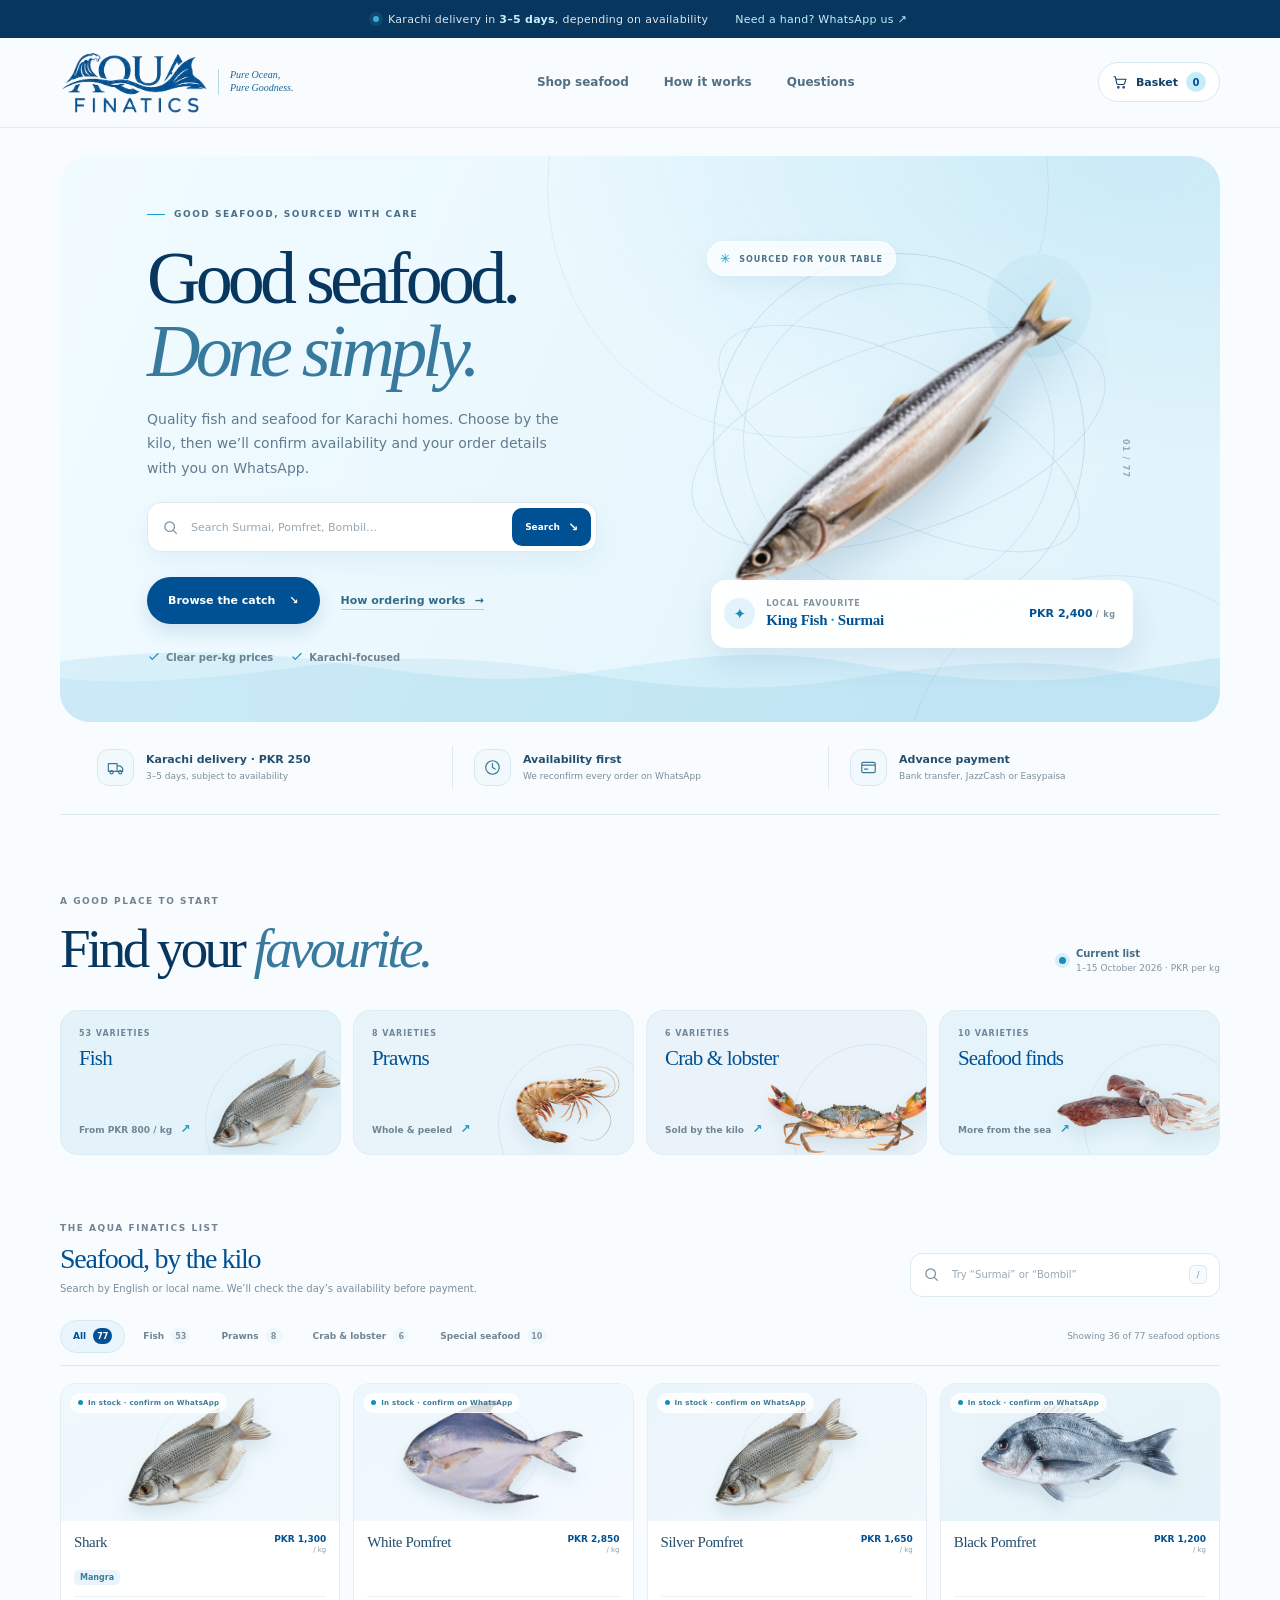
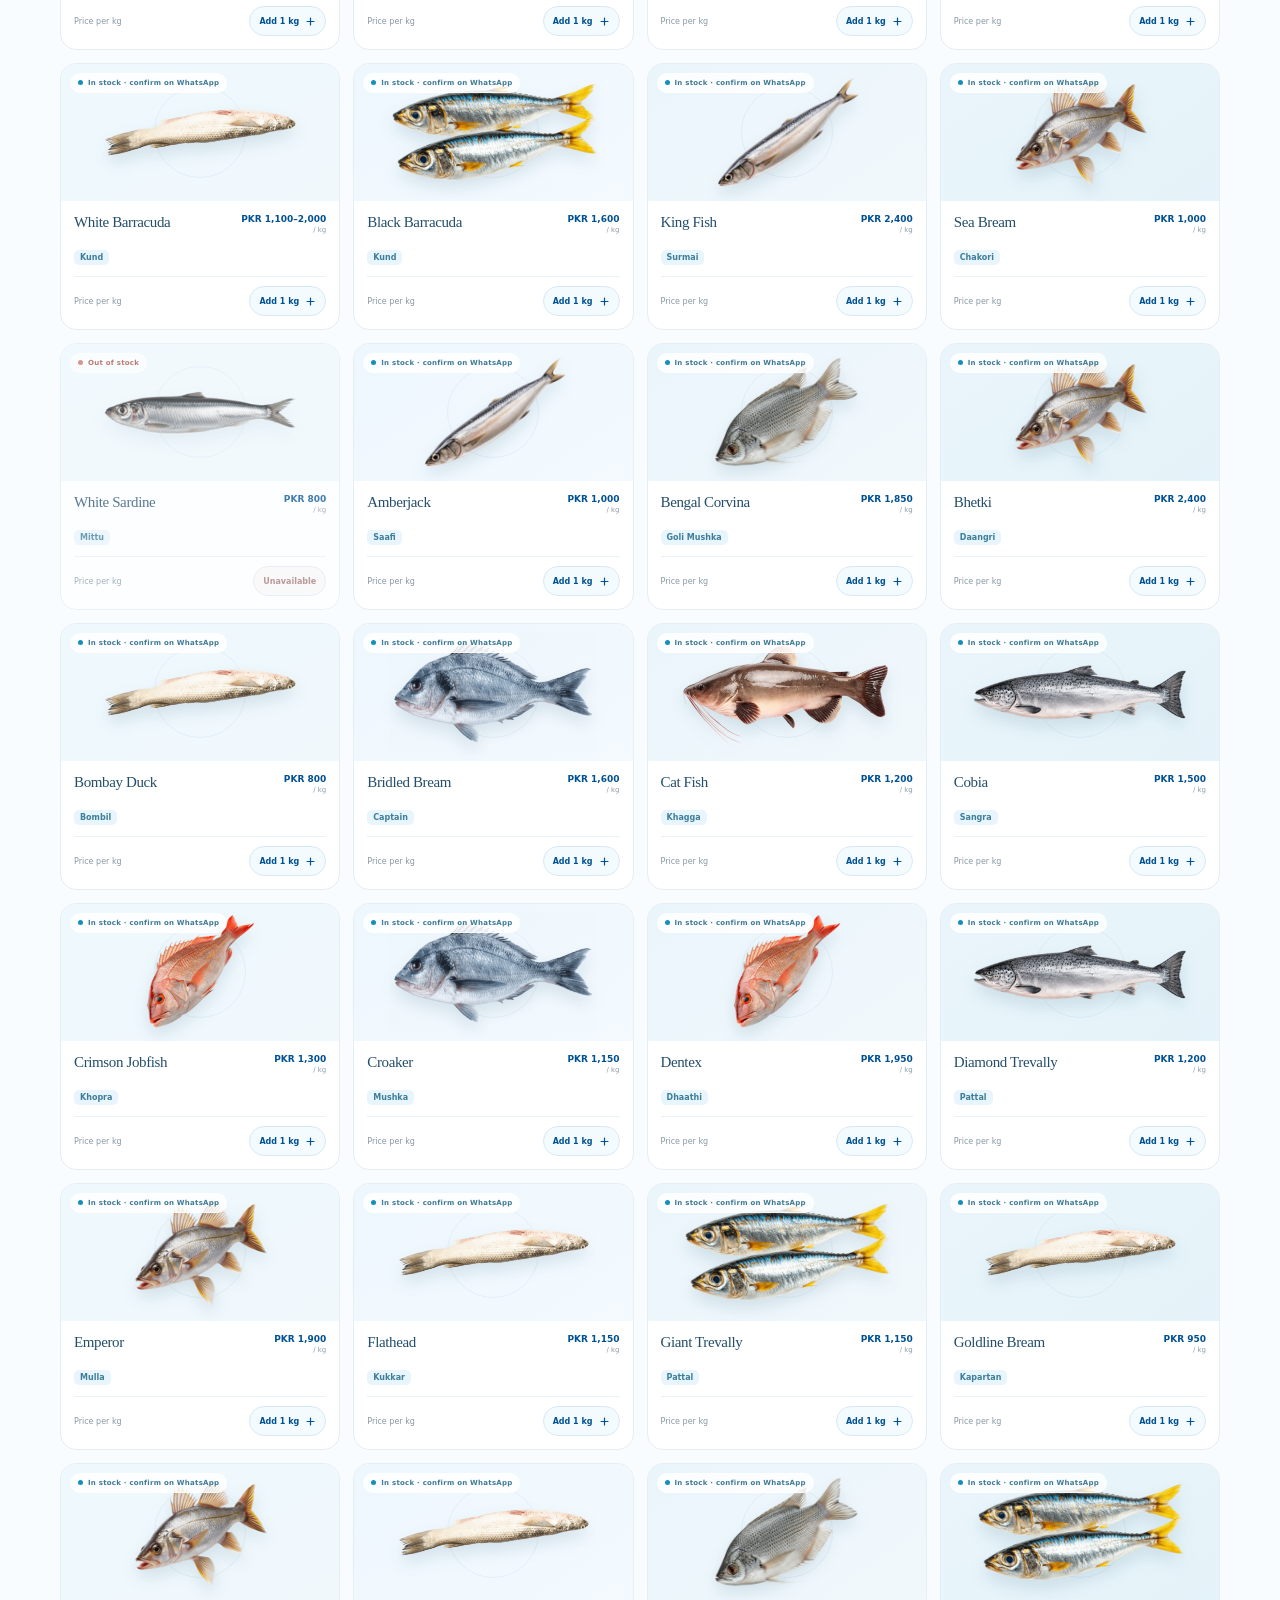
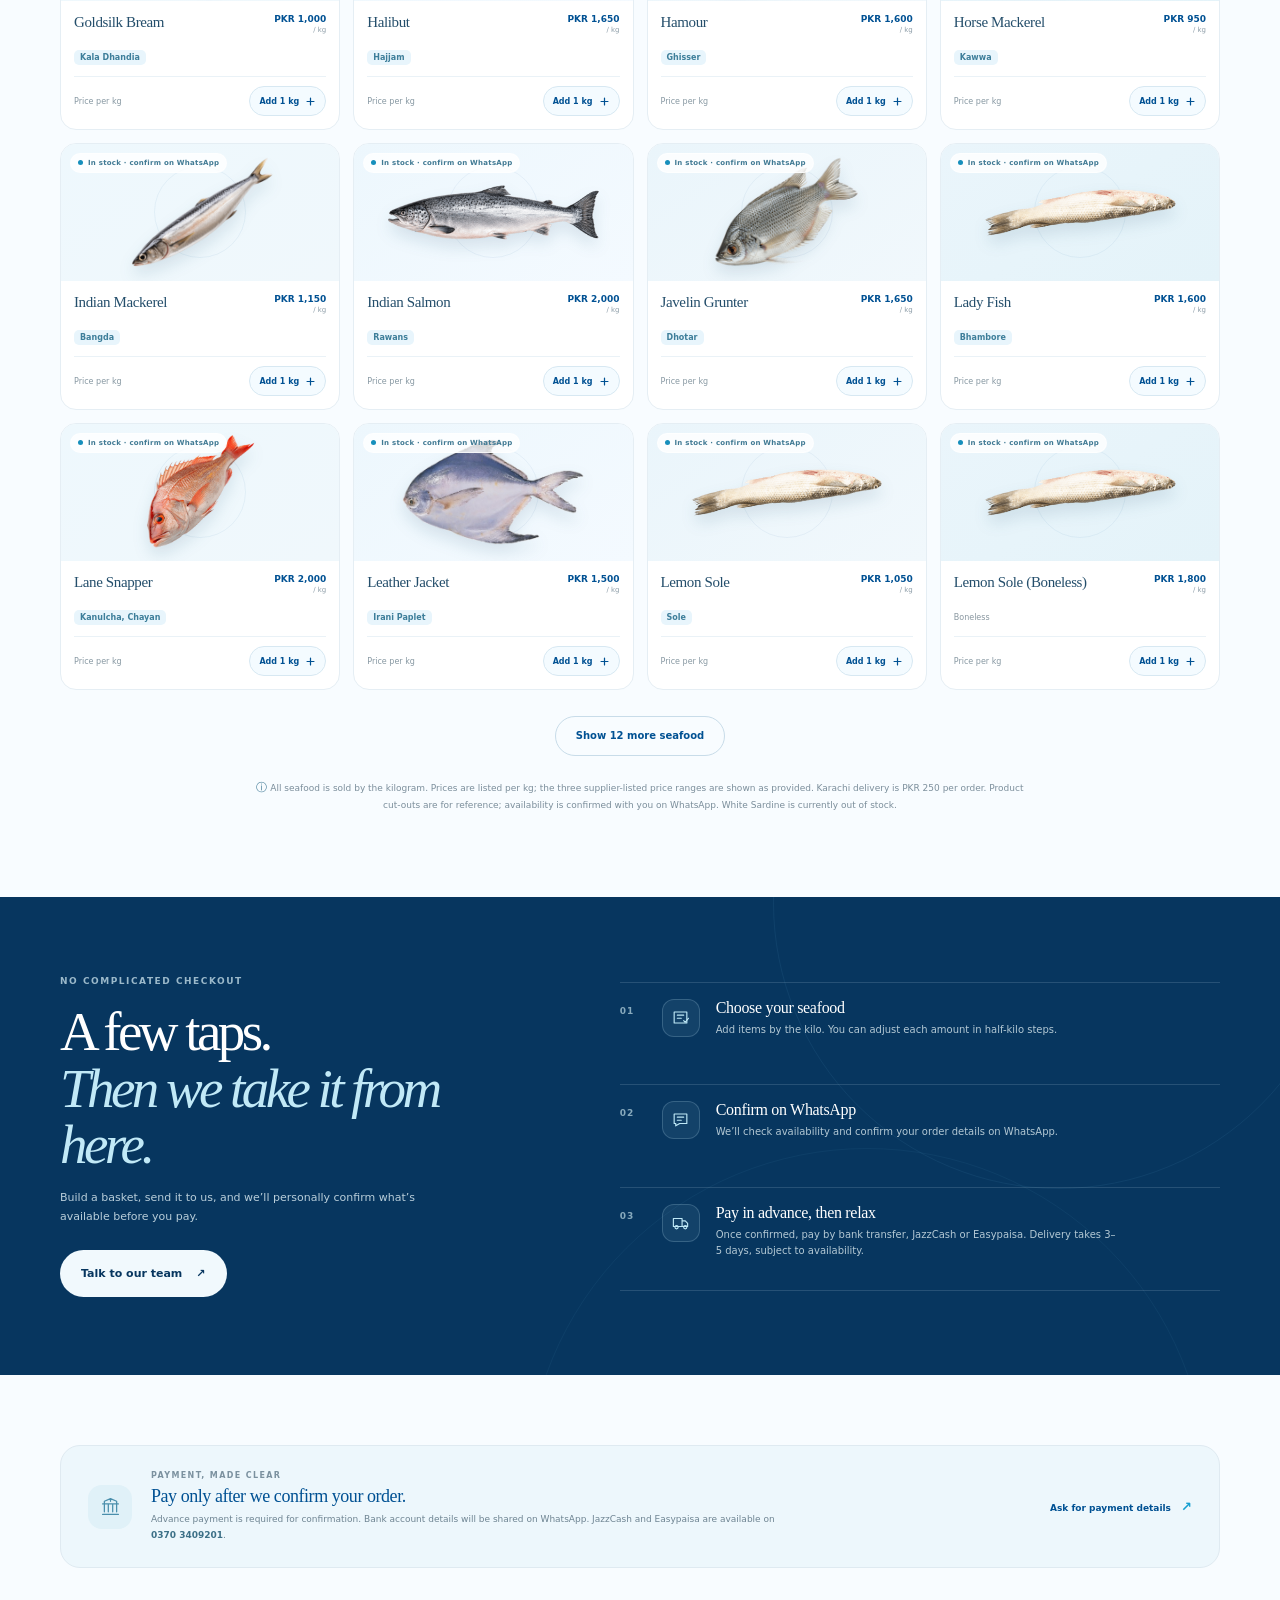
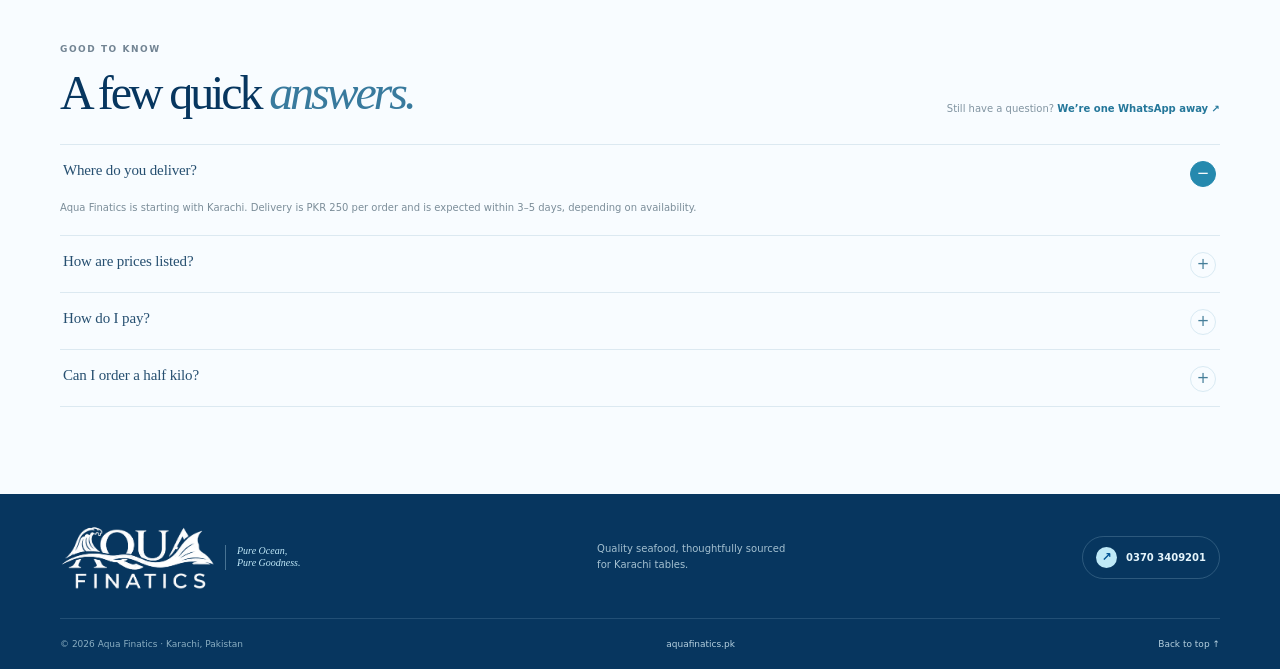
<file: index.html>
<!doctype html>
<html lang="en">
<head>
  <meta charset="utf-8">
  <meta name="viewport" content="width=device-width, initial-scale=1">
  <meta name="theme-color" content="#005193">
  <meta name="description" content="Quality fish and seafood, sourced for Karachi homes. Browse per-kilo prices, build a simple order, and confirm availability on WhatsApp with Aqua Finatics.">
  <link rel="canonical" href="https://aquafinatics.pk/">
  <title>Aqua Finatics — Quality seafood for Karachi</title>
  <link rel="icon" href="data:image/svg+xml,%3Csvg xmlns='http://www.w3.org/2000/svg' viewBox='0 0 64 64'%3E%3Crect width='64' height='64' rx='18' fill='%23005193'/%3E%3Cpath d='M13 34c8-12 26-15 36-2-10 13-28 11-36 2Zm36-2 7-7v18l-7-8M25 31h.1' fill='none' stroke='%23c5ecfb' stroke-width='3' stroke-linecap='round' stroke-linejoin='round'/%3E%3C/svg%3E">
  <link rel="stylesheet" href="styles.css">
  <script defer src="products.js"></script>
  <script defer src="supabase-config.js"></script>
  <script defer src="app.js"></script>
</head>
<body>
  <div class="announcement">
    <span class="announcement-dot" aria-hidden="true"></span>
    <span>Karachi delivery in <strong>3–5 days</strong>, depending on availability</span>
    <a href="https://wa.me/923703409201?text=Hello%20Aqua%20Finatics%2C%20I%20have%20a%20question." target="_blank" rel="noopener noreferrer">Need a hand? WhatsApp us <span aria-hidden="true">↗</span></a>
  </div>

  <header class="site-header">
    <a class="brand" href="#home" aria-label="Aqua Finatics home">
      <img class="brand-logo" src="assets/images/brand-logo.png" alt="Aqua Finatics">
      <span class="brand-tagline">Pure Ocean,<br>Pure Goodness.</span>
    </a>

    <nav class="main-nav" aria-label="Main navigation">
      <a href="#shop">Shop seafood</a>
      <a href="#how-it-works">How it works</a>
      <a href="#faq">Questions</a>
    </nav>

    <button class="header-cart" id="open-cart" type="button" aria-label="Open your basket">
      <svg viewBox="0 0 24 24" aria-hidden="true"><path d="M3 4h2l2.1 10.1a2 2 0 0 0 2 1.6h7.8a2 2 0 0 0 1.9-1.4L21 8H6"/><circle cx="9.5" cy="20" r="1.2"/><circle cx="17.5" cy="20" r="1.2"/></svg>
      <span>Basket</span><span class="basket-count" id="basket-count">0</span>
    </button>
  </header>

  <main id="home">
    <section class="hero shell" aria-labelledby="hero-title">
      <div class="hero-wave-bg" aria-hidden="true">
        <svg class="hero-wave hero-wave-back" viewBox="0 0 1440 120" preserveAspectRatio="none"><path d="M0 54C120 38 230 38 340 51s205 30 319 13 203-29 315-11 215 28 330 11 130-20 136-18v74H0Z"/></svg>
        <svg class="hero-wave hero-wave-front" viewBox="0 0 1440 120" preserveAspectRatio="none"><path d="M0 69c112 11 205 1 315-12s206-12 323 6 211 25 326 9 212-27 327-10 138 21 149 20v38H0Z"/></svg>
      </div>
      <div class="hero-copy">
        <p class="eyebrow"><span class="eyebrow-mark" aria-hidden="true"></span> GOOD SEAFOOD, SOURCED WITH CARE</p>
        <h1 id="hero-title">Good seafood.<br><em>Done simply.</em></h1>
        <p class="hero-intro">Quality fish and seafood for Karachi homes. Choose by the kilo, then we’ll confirm availability and your order details with you on WhatsApp.</p>
        <form class="search-box hero-search-box" id="hero-search-form" role="search">
          <svg viewBox="0 0 24 24" aria-hidden="true"><circle cx="10.8" cy="10.8" r="6.8"/><path d="m16 16 4.3 4.3"/></svg>
          <input id="hero-search" type="search" autocomplete="off" placeholder="Search Surmai, Pomfret, Bombil…" aria-label="Search seafood by name">
          <button class="hero-search-submit" type="submit">Search <span aria-hidden="true">↘</span></button>
        </form>
        <div class="hero-actions">
          <a class="button button-dark" href="#shop">Browse the catch <span aria-hidden="true">↘</span></a>
          <a class="text-link" href="#how-it-works">How ordering works <span aria-hidden="true">→</span></a>
        </div>
        <div class="hero-proof" aria-label="Order highlights">
          <span><svg viewBox="0 0 24 24" aria-hidden="true"><path d="m5 12 4 4L19 6"/></svg> Clear per-kg prices</span>
          <span><svg viewBox="0 0 24 24" aria-hidden="true"><path d="m5 12 4 4L19 6"/></svg> Karachi-focused</span>
        </div>
      </div>

      <div class="hero-visual" aria-label="Fresh whole king fish illustration">
        <div class="hero-orbit orbit-one" aria-hidden="true"></div>
        <div class="hero-orbit orbit-two" aria-hidden="true"></div>
        <div class="hero-sun" aria-hidden="true"></div>
        <div class="hero-kicker"><span class="tiny-spark" aria-hidden="true">✳</span> SOURCED FOR YOUR TABLE</div>
        <img class="hero-fish" src="assets/images/surmai.png" alt="" fetchpriority="high">
        <div class="hero-caption">
          <span class="caption-icon" aria-hidden="true">✦</span>
          <span><small>LOCAL FAVOURITE</small><strong>King Fish <i>·</i> Surmai</strong></span>
          <span class="caption-price">PKR 2,400<small>/ kg</small></span>
        </div>
        <span class="hero-number" aria-hidden="true">01 / 77</span>
      </div>
    </section>

    <section class="service-strip shell" aria-label="Aqua Finatics service details">
      <div class="service-item">
        <span class="service-icon"><svg viewBox="0 0 24 24" aria-hidden="true"><path d="M3 7h11v10H3zM14 10h4l3 3v4h-7z"/><circle cx="7" cy="18" r="2"/><circle cx="18" cy="18" r="2"/></svg></span>
        <span><strong>Karachi delivery · PKR 250</strong><small>3–5 days, subject to availability</small></span>
      </div>
      <div class="service-item">
        <span class="service-icon"><svg viewBox="0 0 24 24" aria-hidden="true"><circle cx="12" cy="12" r="8.5"/><path d="M12 7v5l3.2 2"/></svg></span>
        <span><strong>Availability first</strong><small>We reconfirm every order on WhatsApp</small></span>
      </div>
      <div class="service-item">
        <span class="service-icon"><svg viewBox="0 0 24 24" aria-hidden="true"><rect x="3.5" y="5.5" width="17" height="13" rx="2"/><path d="M4 9h16M7 14h4"/></svg></span>
        <span><strong>Advance payment</strong><small>Bank transfer, JazzCash or Easypaisa</small></span>
      </div>
    </section>

    <section class="shop-section shell" id="shop" aria-labelledby="shop-title">
      <div class="section-heading shop-heading">
        <div>
          <p class="eyebrow">A GOOD PLACE TO START</p>
          <h2 id="shop-title">Find your <em>favourite.</em></h2>
        </div>
        <div class="price-validity"><span class="live-dot" aria-hidden="true"></span><span><strong>Current list</strong><small>1–15 October 2026 · PKR per kg</small></span></div>
      </div>

      <div class="category-cards" aria-label="Browse seafood categories">
        <button class="category-card category-fish" type="button" data-category-link="fish">
          <span class="category-card-copy"><small>53 VARIETIES</small><strong>Fish</strong><span>From PKR 800 / kg <b aria-hidden="true">↗</b></span></span>
          <img src="assets/images/silver-fish.png" alt="" loading="lazy">
        </button>
        <button class="category-card category-prawns" type="button" data-category-link="prawns">
          <span class="category-card-copy"><small>8 VARIETIES</small><strong>Prawns</strong><span>Whole & peeled <b aria-hidden="true">↗</b></span></span>
          <img src="assets/images/prawn.webp" alt="" loading="lazy">
        </button>
        <button class="category-card category-crustaceans" type="button" data-category-link="crustaceans">
          <span class="category-card-copy"><small>6 VARIETIES</small><strong>Crab & lobster</strong><span>Sold by the kilo <b aria-hidden="true">↗</b></span></span>
          <img src="assets/images/crab.png" alt="" loading="lazy">
        </button>
        <button class="category-card category-special" type="button" data-category-link="special">
          <span class="category-card-copy"><small>10 VARIETIES</small><strong>Seafood finds</strong><span>More from the sea <b aria-hidden="true">↗</b></span></span>
          <img src="assets/images/squid.png" alt="" loading="lazy">
        </button>
      </div>

      <div class="catalog-head">
        <div>
          <p class="eyebrow">THE AQUA FINATICS LIST</p>
          <h3>Seafood, by the kilo</h3>
          <p class="catalog-subcopy">Search by English or local name. We’ll check the day’s availability before payment.</p>
        </div>
        <label class="search-box">
          <svg viewBox="0 0 24 24" aria-hidden="true"><circle cx="10.8" cy="10.8" r="6.8"/><path d="m16 16 4.3 4.3"/></svg>
          <input id="product-search" type="search" autocomplete="off" placeholder="Try “Surmai” or “Bombil”" aria-label="Search seafood by name">
          <kbd>/</kbd>
        </label>
      </div>

      <div class="catalog-controls">
        <div class="filter-tabs" role="group" aria-label="Filter seafood by category">
          <button class="filter-tab is-active" type="button" data-filter="all">All <span>77</span></button>
          <button class="filter-tab" type="button" data-filter="fish">Fish <span>53</span></button>
          <button class="filter-tab" type="button" data-filter="prawns">Prawns <span>8</span></button>
          <button class="filter-tab" type="button" data-filter="crustaceans">Crab & lobster <span>6</span></button>
          <button class="filter-tab" type="button" data-filter="special">Special seafood <span>10</span></button>
        </div>
        <p class="results-count" id="results-count" aria-live="polite">Showing the list</p>
      </div>

      <div id="product-grid" class="product-grid" aria-live="polite"></div>
      <div id="empty-state" class="empty-state" hidden>
        <span class="empty-icon" aria-hidden="true">⌕</span>
        <h3>No seafood found</h3>
        <p>Try another name, or clear your search to see the full list.</p>
        <button class="text-link" id="clear-search" type="button">Clear search <span aria-hidden="true">→</span></button>
      </div>
      <div class="load-more-wrap">
        <button id="load-more" class="button button-outline" type="button" hidden>Show more seafood</button>
        <div id="load-sentinel" class="load-sentinel" aria-hidden="true"></div>
      </div>
      <p class="catalog-note"><span aria-hidden="true">ⓘ</span> All seafood is sold by the kilogram. Prices are listed per kg; the three supplier-listed price ranges are shown as provided. Karachi delivery is PKR 250 per order. Product cut-outs are for reference; availability is confirmed with you on WhatsApp. White Sardine is currently out of stock.</p>
    </section>

    <section class="order-section" id="how-it-works" aria-labelledby="order-title">
      <div class="shell order-inner">
        <div class="order-intro">
          <p class="eyebrow">NO COMPLICATED CHECKOUT</p>
          <h2 id="order-title">A few taps.<br><em>Then we take it from here.</em></h2>
          <p>Build a basket, send it to us, and we’ll personally confirm what’s available before you pay.</p>
          <a class="button button-light" href="https://wa.me/923703409201?text=Hello%20Aqua%20Finatics%2C%20I%20need%20help%20with%20an%20order." target="_blank" rel="noopener noreferrer">Talk to our team <span aria-hidden="true">↗</span></a>
        </div>
        <div class="order-steps">
          <article class="order-step">
            <span class="step-number">01</span>
            <span class="step-icon" aria-hidden="true"><svg viewBox="0 0 24 24"><path d="M4 5h16v14H4zM8 9h8M8 13h5"/><path d="m16 16 2 2 4-5"/></svg></span>
            <div><h3>Choose your seafood</h3><p>Add items by the kilo. You can adjust each amount in half-kilo steps.</p></div>
          </article>
          <article class="order-step">
            <span class="step-number">02</span>
            <span class="step-icon" aria-hidden="true"><svg viewBox="0 0 24 24"><path d="M4 5h16v12h-9l-5 3v-3H4z"/><path d="M8 9h8M8 13h5"/></svg></span>
            <div><h3>Confirm on WhatsApp</h3><p>We’ll check availability and confirm your order details on WhatsApp.</p></div>
          </article>
          <article class="order-step">
            <span class="step-number">03</span>
            <span class="step-icon" aria-hidden="true"><svg viewBox="0 0 24 24"><path d="M3 7h11v10H3zM14 10h4l3 3v4h-7z"/><circle cx="7" cy="18" r="2"/><circle cx="18" cy="18" r="2"/></svg></span>
            <div><h3>Pay in advance, then relax</h3><p>Once confirmed, pay by bank transfer, JazzCash or Easypaisa. Delivery takes 3–5 days, subject to availability.</p></div>
          </article>
        </div>
      </div>
    </section>

    <section class="payment-note shell" aria-label="Payment information">
      <div class="payment-symbol" aria-hidden="true"><svg viewBox="0 0 24 24"><path d="M3 9h18M5 9V6l7-3 7 3v3M5 10v8M9.5 10v8M14.5 10v8M19 10v8M3 21h18M12 3v3"/></svg></div>
      <div class="payment-copy"><p class="eyebrow">PAYMENT, MADE CLEAR</p><h3>Pay only after we confirm your order.</h3><p>Advance payment is required for confirmation. Bank account details will be shared on WhatsApp. JazzCash and Easypaisa are available on <strong>0370 3409201</strong>.</p></div>
      <a class="payment-link" href="https://wa.me/923703409201?text=Hello%20Aqua%20Finatics%2C%20please%20share%20payment%20details." target="_blank" rel="noopener noreferrer">Ask for payment details <span aria-hidden="true">↗</span></a>
    </section>

    <section class="faq-section shell" id="faq" aria-labelledby="faq-title">
      <div class="section-heading faq-heading">
        <div><p class="eyebrow">GOOD TO KNOW</p><h2 id="faq-title">A few quick <em>answers.</em></h2></div>
        <p class="faq-side-note">Still have a question? <a href="https://wa.me/923703409201?text=Hello%20Aqua%20Finatics%2C%20I%20have%20a%20question." target="_blank" rel="noopener noreferrer">We’re one WhatsApp away ↗</a></p>
      </div>
      <div class="faq-list">
        <details class="faq-item" open>
          <summary>Where do you deliver?</summary>
          <p>Aqua Finatics is starting with Karachi. Delivery is PKR 250 per order and is expected within 3–5 days, depending on availability.</p>
        </details>
        <details class="faq-item">
          <summary>How are prices listed?</summary>
          <p>All seafood is sold by the kilogram, with the listed rate per kg. Three products currently show the supplier-listed price range; those ranges are displayed as provided. Other items have one listed price per kg.</p>
        </details>
        <details class="faq-item">
          <summary>How do I pay?</summary>
          <p>Advance payment is required after we confirm availability and order details. Bank transfer details are shared on WhatsApp; JazzCash and Easypaisa are available on 0370 3409201.</p>
        </details>
        <details class="faq-item">
          <summary>Can I order a half kilo?</summary>
          <p>Yes. The basket lets you adjust quantities in 0.5 kg steps, calculated at the listed per-kilogram price.</p>
        </details>
      </div>
    </section>
  </main>

  <footer class="site-footer">
    <div class="shell footer-top">
      <a class="brand brand-footer" href="#home" aria-label="Aqua Finatics home">
        <img class="brand-logo" src="assets/images/brand-logo-white.png" alt="Aqua Finatics">
        <span class="brand-tagline">Pure Ocean,<br>Pure Goodness.</span>
      </a>
      <p>Quality seafood, thoughtfully sourced<br>for Karachi tables.</p>
      <a class="footer-whatsapp" href="https://wa.me/923703409201?text=Hello%20Aqua%20Finatics%21" target="_blank" rel="noopener noreferrer"><span class="whatsapp-dot" aria-hidden="true">↗</span> 0370 3409201</a>
    </div>
    <div class="shell footer-bottom"><span>© <span id="current-year">2026</span> Aqua Finatics · Karachi, Pakistan</span><a href="https://aquafinatics.pk/">aquafinatics.pk</a><a href="#home">Back to top ↑</a></div>
  </footer>

  <div class="drawer-backdrop" id="drawer-backdrop" hidden></div>
  <aside class="cart-drawer" id="cart-drawer" aria-labelledby="cart-title" aria-hidden="true" role="dialog" aria-modal="true">
    <div class="drawer-heading">
      <div><p class="eyebrow">YOUR SELECTION</p><h2 id="cart-title">Your basket<span class="drawer-count" id="drawer-count">0</span></h2></div>
      <button class="drawer-close" id="close-cart" type="button" aria-label="Close basket">×</button>
    </div>
    <div class="drawer-body">
      <div id="cart-empty" class="cart-empty"><span class="empty-basket-icon" aria-hidden="true">＋</span><h3>Your basket is waiting</h3><p>Add some seafood from the list and we’ll help you take it from there.</p><button class="text-link" id="continue-shopping" type="button">Keep browsing <span aria-hidden="true">→</span></button></div>
      <div id="cart-lines" class="cart-lines"></div>
      <div id="checkout-fields" class="checkout-fields" hidden>
        <p class="checkout-kicker">WHERE SHOULD WE DELIVER?</p>
        <label for="customer-name">Your name</label>
        <input id="customer-name" name="customer-name" type="text" autocomplete="name" placeholder="e.g. Ayesha Khan" required>
        <label for="customer-address">Delivery area / address in Karachi</label>
        <textarea id="customer-address" name="customer-address" rows="2" autocomplete="street-address" placeholder="Area, street and any useful directions" required></textarea>
      </div>
    </div>
    <div class="drawer-footer" id="drawer-footer" hidden>
      <div class="estimate-row"><span>Seafood subtotal</span><strong id="cart-subtotal">PKR 0</strong></div>
      <div class="estimate-row delivery-row"><span>Karachi delivery</span><strong>PKR 250</strong></div>
      <div class="estimate-row estimate-grand"><span>Total including delivery</span><strong id="cart-total">PKR 250</strong></div>
      <p class="estimate-note">Prices are per kg as listed. Three products retain their supplier-listed ranges; availability is confirmed on WhatsApp.</p>
      <button class="button button-dark whatsapp-order" id="send-order" type="button">Send order on WhatsApp <span aria-hidden="true">↗</span></button>
      <p class="secure-note"><span aria-hidden="true">✓</span> Advance payment follows availability confirmation.</p>
    </div>
  </aside>

  <div class="toast" id="toast" role="status" aria-live="polite"></div>
</body>
</html>
</file>
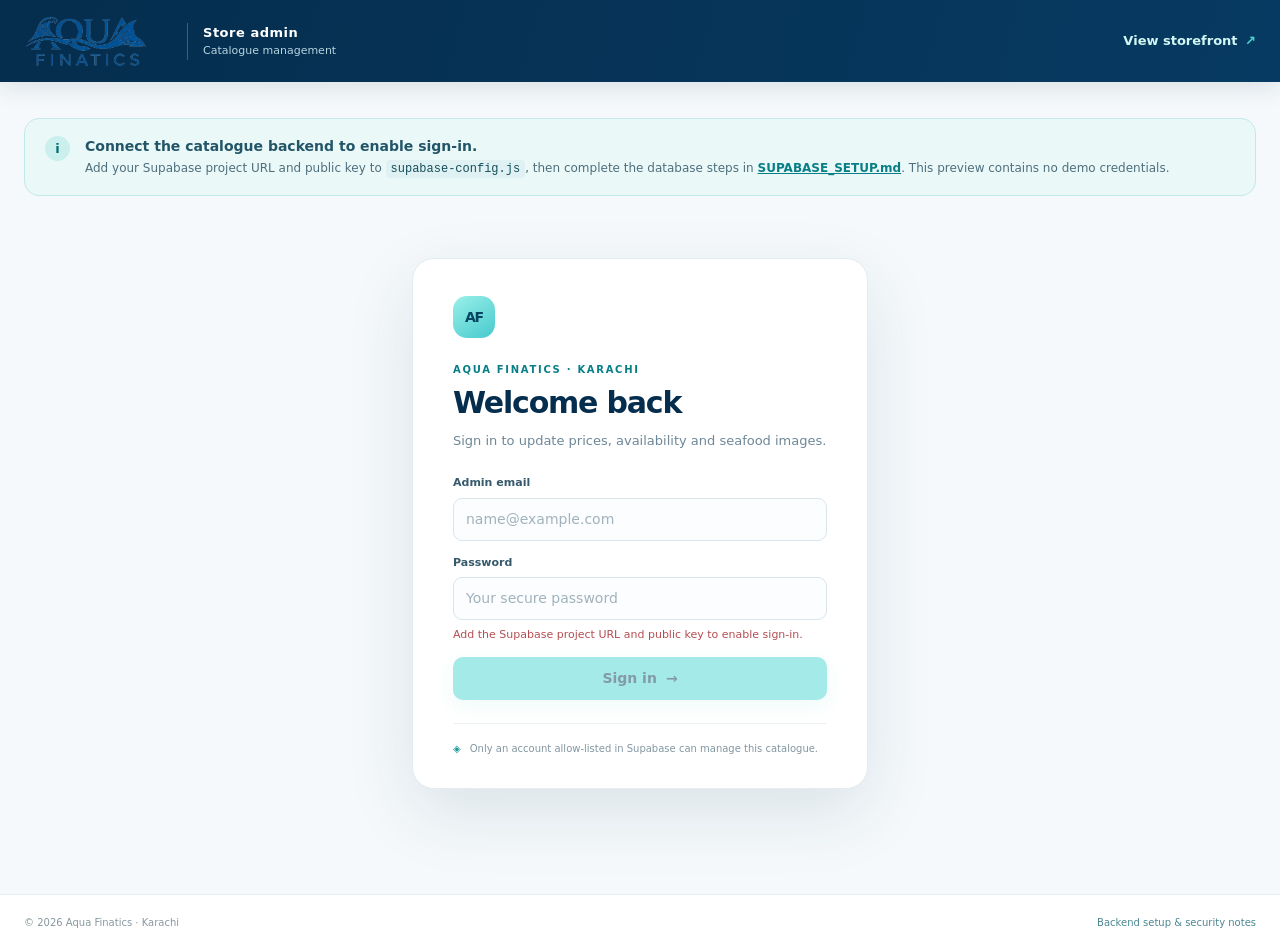
<file: admin.html>
<!doctype html>
<html lang="en">
<head>
  <meta charset="utf-8">
  <meta name="viewport" content="width=device-width, initial-scale=1">
  <meta name="robots" content="noindex, nofollow">
  <meta name="theme-color" content="#073a62">
  <title>Admin · Aqua Finatics</title>
  <link rel="icon" href="assets/images/brand-logo.png" type="image/png">
  <link rel="stylesheet" href="admin.css">
  <script defer src="supabase-config.js"></script>
  <script defer src="admin.js"></script>
</head>
<body>
  <header class="admin-topbar">
    <a class="admin-brand" href="index.html" aria-label="Aqua Finatics storefront">
      <img src="assets/images/brand-logo.png" alt="Aqua Finatics">
      <span><strong>Store admin</strong><small>Catalogue management</small></span>
    </a>
    <div class="topbar-actions">
      <a class="store-link" href="index.html">View storefront <span aria-hidden="true">↗</span></a>
      <button class="button button-quiet" id="sign-out" type="button" hidden>Sign out</button>
    </div>
  </header>

  <main class="admin-shell">
    <section class="setup-banner" id="setup-banner" role="status">
      <span class="setup-icon" aria-hidden="true">i</span>
      <div>
        <strong>Connect the catalogue backend to enable sign-in.</strong>
        <p>Add your Supabase project URL and public key to <code>supabase-config.js</code>, then complete the database steps in <a href="SUPABASE_SETUP.md">SUPABASE_SETUP.md</a>. This preview contains no demo credentials.</p>
      </div>
    </section>

    <section class="auth-card" id="login-panel" aria-labelledby="login-title">
      <div class="auth-mark" aria-hidden="true">AF</div>
      <p class="eyebrow">AQUA FINATICS · KARACHI</p>
      <h1 id="login-title">Welcome back</h1>
      <p class="auth-intro">Sign in to update prices, availability and seafood images.</p>
      <form id="login-form" novalidate>
        <label for="login-email">Admin email</label>
        <input id="login-email" name="email" type="email" autocomplete="username" placeholder="name@example.com" required disabled>
        <label for="login-password">Password</label>
        <input id="login-password" name="password" type="password" autocomplete="current-password" placeholder="Your secure password" required disabled>
        <p class="form-message" id="login-message" role="status" aria-live="polite"></p>
        <button class="button button-primary button-wide" id="login-submit" type="submit" disabled>Sign in <span aria-hidden="true">→</span></button>
      </form>
      <p class="auth-footnote"><span aria-hidden="true">◈</span> Only an account allow-listed in Supabase can manage this catalogue.</p>
    </section>

    <section class="dashboard" id="dashboard" hidden>
      <div class="dashboard-heading">
        <div>
          <p class="eyebrow">PRODUCTS & PRICING</p>
          <h1>Seafood catalogue</h1>
          <p class="dashboard-intro">Changes are saved to the shared catalogue and appear on the storefront.</p>
        </div>
        <button class="button button-primary" id="add-product" type="button"><span aria-hidden="true">＋</span> Add product</button>
      </div>

      <div class="dashboard-alert" id="dashboard-message" role="status" aria-live="polite" hidden></div>

      <div class="catalog-tools">
        <label class="catalog-search" for="catalog-search">
          <svg viewBox="0 0 20 20" aria-hidden="true"><circle cx="8.8" cy="8.8" r="5.8"></circle><path d="m13.2 13.2 4 4"></path></svg>
          <input id="catalog-search" type="search" placeholder="Search products or local names">
        </label>
        <label class="category-filter" for="category-filter">
          <span>Category</span>
          <select id="category-filter">
            <option value="all">All categories</option>
            <option value="fish">Fish</option>
            <option value="prawns">Prawns</option>
            <option value="crustaceans">Crab & lobster</option>
            <option value="special">Special seafood</option>
          </select>
        </label>
        <span class="product-count" id="product-count">—</span>
      </div>

      <div class="admin-content" id="admin-content">
        <section class="product-list-card" aria-label="Product list">
          <div class="table-scroll">
            <table class="product-table">
              <thead><tr><th scope="col">Product</th><th scope="col">Category</th><th scope="col">Price per kg</th><th scope="col">Availability</th><th scope="col"><span class="sr-only">Actions</span></th></tr></thead>
              <tbody id="product-rows"><tr><td colspan="5" class="table-empty">Sign in to load the catalogue.</td></tr></tbody>
            </table>
          </div>
        </section>

        <aside class="editor-card" id="editor-panel" aria-labelledby="editor-title" hidden>
          <div class="editor-heading">
            <div><p class="eyebrow">PRODUCT DETAILS</p><h2 id="editor-title">Add a product</h2></div>
            <button class="icon-button" id="close-editor" type="button" aria-label="Close editor">×</button>
          </div>
          <form id="product-form" novalidate>
            <input id="product-id" name="id" type="hidden">
            <label for="product-name">Product name <span>*</span></label>
            <input id="product-name" name="name" type="text" maxlength="90" required placeholder="e.g. King Fish">

            <label for="product-local">Local name <small>Optional</small></label>
            <input id="product-local" name="local_name" type="text" maxlength="100" placeholder="e.g. Surmai">

            <label for="product-category">Category <span>*</span></label>
            <select id="product-category" name="category" required>
              <option value="fish">Fish</option>
              <option value="prawns">Prawns</option>
              <option value="crustaceans">Crab & lobster</option>
              <option value="special">Special seafood</option>
            </select>

            <div class="price-fields">
              <div><label for="price-low">Price per kg (PKR) <span>*</span></label><input id="price-low" name="price_low" type="number" min="0" step="1" required></div>
              <div><label for="price-high">Max, if listed as a range <small>Optional</small></label><input id="price-high" name="price_high" type="number" min="0" step="1"></div>
            </div>
            <p class="field-hint">Enter the single per-kg price in both fields. Keep a supplier-listed range only when one is provided.</p>

            <label for="product-detail">Short detail <small>Optional</small></label>
            <input id="product-detail" name="detail" type="text" maxlength="120" placeholder="e.g. Boneless">

            <div class="image-editor">
              <div class="image-heading"><label for="product-image-url">Product image <small>Optional</small></label><span>Upload or paste a URL</span></div>
              <div class="image-preview" id="image-preview"><span>Image preview</span></div>
              <label class="upload-control" for="product-image-file"><span class="upload-icon" aria-hidden="true">↑</span><span><strong>Choose image file</strong><small>JPG, PNG or WebP · max 8 MB</small></span><input id="product-image-file" name="image_file" type="file" accept="image/jpeg,image/png,image/webp"></label>
              <label class="sr-only" for="product-image-url">Image URL</label>
              <input id="product-image-url" name="image_url" type="url" maxlength="1000" placeholder="https://…">
              <p class="field-hint">An uploaded image takes priority over the URL. Leave both blank to use the catalogue cut-out.</p>
            </div>

            <label class="stock-toggle" for="product-stock"><input id="product-stock" name="in_stock" type="checkbox" checked><span class="toggle-ui" aria-hidden="true"></span><span><strong>Available to order</strong><small>Customers can add this item to their basket.</small></span></label>
            <p class="form-message" id="save-message" role="status" aria-live="polite"></p>
            <div class="editor-actions"><button class="button button-secondary" id="cancel-edit" type="button">Cancel</button><button class="button button-primary" id="save-product" type="submit">Save product</button></div>
          </form>
        </aside>
      </div>

      <p class="dashboard-footnote">Public catalogue fields are visible to customers. Admin write access is enforced by Supabase policies, not by hiding this page.</p>
    </section>
  </main>

  <footer class="admin-footer"><span>© 2026 Aqua Finatics · Karachi</span><a href="SUPABASE_SETUP.md">Backend setup & security notes</a></footer>
</body>
</html>
</file>
<file: styles.css>
@charset "UTF-8";
:root {
  color-scheme: light;
  --ink: #123f66;
  --ink-soft: #3f6680;
  --deep: #005193;
  --deepest: #07365f;
  --sea: #eaf7fc;
  --sea-2: #f1f9fd;
  --paper: #f8fcff;
  --white: #fff;
  --muted: #708493;
  --line: #dce9f1;
  --aqua: #169fd0;
  --foam: #c5ecfb;
  --danger: #a74f40;
  --radius: 24px;
  --shadow: 0 24px 70px rgba(0, 81, 147, .10);
  font-family: Inter, ui-sans-serif, system-ui, -apple-system, BlinkMacSystemFont, "Segoe UI", sans-serif;
  font-synthesis: none;
  text-rendering: optimizeLegibility;
}

* { box-sizing: border-box; }
html { scroll-behavior: smooth; scroll-padding-top: 95px; }
body { margin: 0; background: var(--paper); color: var(--ink); min-width: 320px; }
body.drawer-open { overflow: hidden; }
button, input, textarea { font: inherit; }
button { color: inherit; }
a { color: inherit; text-decoration: none; }
button, a, input, textarea { -webkit-tap-highlight-color: transparent; }
button:focus-visible, a:focus-visible, input:focus-visible, textarea:focus-visible, summary:focus-visible { outline: 3px solid #65b3d5; outline-offset: 3px; }
img { max-width: 100%; }
::selection { color: var(--deepest); background: var(--foam); }
.shell { width: min(1160px, calc(100% - 56px)); margin-inline: auto; }

.announcement { min-height: 38px; padding: 8px 24px; display: flex; justify-content: center; align-items: center; gap: 9px; background: var(--deepest); color: rgba(255,255,255,.87); font-size: 11px; letter-spacing: .025em; }
.announcement strong { color: #c7effb; font-weight: 700; }
.announcement a { margin-left: 18px; color: #c7effb; transition: color .2s ease; }
.announcement a:hover { color: white; }
.announcement-dot, .live-dot { width: 6px; height: 6px; flex: 0 0 auto; border-radius: 50%; background: #39aed7; box-shadow: 0 0 0 4px rgba(57,174,215,.16); }

.site-header { position: sticky; top: 0; z-index: 20; width: 100%; padding: 13px max(28px, calc((100% - 1160px) / 2)); display: flex; align-items: center; justify-content: space-between; gap: 26px; background: rgba(248,252,255,.95); border-bottom: 1px solid rgba(220,233,241,.88); backdrop-filter: blur(16px); }
.brand { display: inline-flex; align-items: center; gap: 10px; min-width: max-content; }
.brand-logo { width: 148px; height: auto; max-height: 63px; display: block; object-fit: contain; }
.brand-tagline { padding-left: 11px; border-left: 1px solid #b8d7e8; color: #1a6599; font-family: Georgia, "Times New Roman", serif; font-size: 10px; font-style: italic; line-height: 1.28; white-space: nowrap; }
.main-nav { display: flex; align-items: center; justify-content: center; gap: 35px; margin-left: auto; margin-right: auto; }
.main-nav a { position: relative; color: #526f84; font-size: 12px; font-weight: 600; transition: color .2s ease; }
.main-nav a::after { position: absolute; right: 0; bottom: -8px; left: 0; height: 1px; background: var(--aqua); content: ""; transform: scaleX(0); transform-origin: left; transition: transform .2s ease; }
.main-nav a:hover { color: var(--deep); }
.main-nav a:hover::after { transform: scaleX(1); }
.header-cart { min-height: 40px; padding: 0 13px; border: 1px solid #d7e8f2; border-radius: 999px; display: inline-flex; align-items: center; gap: 8px; background: white; font-size: 11px; font-weight: 700; cursor: pointer; transition: border-color .2s ease, background .2s ease, transform .2s ease; }
.header-cart:hover { border-color: #90adbf; background: #fbfdff; transform: translateY(-1px); }
.header-cart svg { width: 16px; height: 16px; fill: none; stroke: currentColor; stroke-width: 1.6; stroke-linecap: round; stroke-linejoin: round; }
.basket-count { min-width: 20px; height: 20px; padding: 0 5px; display: inline-grid; place-items: center; border-radius: 50%; color: var(--deep); background: var(--foam); font-size: 10px; font-weight: 800; }

.hero { min-height: 476px; margin-top: 28px; padding: 48px 6.8%; display: grid; grid-template-columns: 1.03fr .97fr; align-items: center; gap: 20px; overflow: hidden; position: relative; border-radius: 30px; background: radial-gradient(ellipse at 92% 0%, rgba(25,165,216,.13), transparent 39%), linear-gradient(112deg, #f1fbff 0%, #e8f7fd 55%, #e0f3fb 100%); }
.hero::before { position: absolute; z-index: 0; top: -220px; left: 42%; width: 500px; height: 500px; border: 1px solid rgba(0,81,147,.075); border-radius: 50%; content: ""; }
.hero::after { position: absolute; z-index: 0; right: -105px; bottom: -275px; width: 420px; height: 420px; border: 1px solid rgba(0,81,147,.08); border-radius: 50%; content: ""; }
.hero-wave-bg { position: absolute; z-index: 1; right: 0; bottom: 0; left: 0; height: 108px; overflow: hidden; opacity: .72; pointer-events: none; }
.hero-wave { position: absolute; bottom: -1px; left: -1.5%; width: 103%; height: 100%; }
.hero-wave-back { fill: #48b5dc; opacity: .18; animation: wave-sway 16s ease-in-out infinite alternate; }
.hero-wave-front { fill: #168cc2; opacity: .11; animation: wave-sway 11s ease-in-out infinite alternate-reverse; }
.hero-copy { position: relative; z-index: 2; padding: 4px 0 10px; }
.eyebrow { margin: 0; color: #728493; font-size: 9px; font-weight: 800; letter-spacing: .17em; line-height: 1.5; }
.hero .eyebrow { display: flex; align-items: center; gap: 9px; color: #4b6e85; }
.eyebrow-mark { width: 18px; height: 1px; display: inline-block; background: var(--aqua); }
.hero h1, .section-heading h2, .order-intro h2 { margin: 21px 0 18px; color: var(--deepest); font-family: Georgia, "Times New Roman", serif; font-size: clamp(48px, 6vw, 74px); font-weight: 400; letter-spacing: -.065em; line-height: .99; }
.hero h1 em, .section-heading h2 em, .order-intro h2 em { color: #387a9d; font-weight: 400; }
.hero-intro { max-width: 430px; margin: 0; color: #627b8e; font-size: 14px; line-height: 1.78; }
.hero-actions { margin-top: 25px; display: flex; flex-wrap: wrap; align-items: center; gap: 21px; }
.button { min-height: 47px; padding: 0 20px; border: 1px solid transparent; border-radius: 999px; display: inline-flex; align-items: center; justify-content: center; gap: 14px; font-size: 11px; font-weight: 750; cursor: pointer; transition: transform .2s ease, box-shadow .2s ease, background .2s ease, border-color .2s ease; }
.button:hover { transform: translateY(-2px); }
.button-dark { color: white; background: var(--deep); box-shadow: 0 8px 18px rgba(0,81,147,.13); }
.button-dark:hover { background: #006eab; box-shadow: 0 12px 24px rgba(0,81,147,.17); }
.button-light { color: var(--deepest); background: #f1f9fd; }
.button-light:hover { background: white; box-shadow: 0 10px 25px rgba(0,0,0,.12); }
.button-outline { border-color: #c8dce9; color: var(--deep); background: transparent; }
.button-outline:hover { border-color: var(--deep); background: white; }
.button:disabled { opacity: .5; cursor: not-allowed; transform: none; }
.text-link { padding: 2px 0; border: 0; border-bottom: 1px solid rgba(0,81,147,.24); color: #336b89; background: transparent; display: inline-flex; align-items: center; gap: 9px; font-size: 11px; font-weight: 700; cursor: pointer; transition: color .2s ease, border-color .2s ease; }
.text-link:hover { color: var(--aqua); border-color: var(--aqua); }
.hero-proof { margin-top: 26px; display: flex; flex-wrap: wrap; gap: 17px; color: #6b8191; font-size: 10px; font-weight: 600; }
.hero-proof span { display: inline-flex; align-items: center; gap: 5px; }
.hero-proof svg { width: 14px; height: 14px; fill: none; stroke: #188fbd; stroke-width: 2; stroke-linecap: round; stroke-linejoin: round; }
.hero-visual { min-width: 0; min-height: 420px; position: relative; z-index: 2; display: grid; grid-template-rows: minmax(0, 1fr) auto; align-content: stretch; place-items: center; isolation: isolate; }
.hero-visual::before { position: absolute; z-index: -2; width: min(83%, 370px); aspect-ratio: 1; border: 1px solid rgba(0,81,147,.14); border-radius: 50%; content: ""; }
.hero-visual::after { position: absolute; z-index: -2; width: min(70%, 310px); aspect-ratio: 1; border: 1px solid rgba(0,81,147,.10); border-radius: 50%; content: ""; }
.hero-orbit { position: absolute; z-index: -2; border: 1px solid rgba(0,81,147,.11); border-radius: 50%; }
.orbit-one { width: 92%; height: 45%; transform: rotate(-18deg); }
.orbit-two { width: 85%; height: 37%; transform: rotate(27deg); }
.hero-sun { position: absolute; z-index: -3; top: 6%; right: 9%; width: 104px; height: 104px; border-radius: 50%; background: #c9eaf7; opacity: .78; }
.hero-fish { grid-row: 1; align-self: end; width: 95%; max-width: 435px; max-height: 300px; object-fit: contain; transform: rotate(-5deg) scale(1.04); filter: drop-shadow(0 23px 22px rgba(6,68,112,.18)); }
.hero-kicker { position: absolute; top: 12px; left: 9%; padding: 9px 12px; border: 1px solid rgba(255,255,255,.75); border-radius: 999px; color: #4d7187; background: rgba(255,255,255,.72); font-size: 8px; font-weight: 800; letter-spacing: .12em; box-shadow: 0 8px 20px rgba(0,81,147,.06); }
.tiny-spark { margin-right: 4px; color: var(--aqua); font-size: 13px; vertical-align: -1px; }
.hero-caption { grid-row: 2; position: relative; z-index: 2; right: auto; bottom: auto; left: auto; justify-self: end; width: 90%; min-height: 68px; margin: 0 0 1px; padding: 11px 16px 11px 12px; border: 1px solid rgba(255,255,255,.8); border-radius: 15px; display: flex; align-items: center; gap: 11px; background: rgba(255,255,255,.94); box-shadow: 0 15px 30px rgba(0,81,147,.10); }
.caption-icon { width: 31px; height: 31px; display: grid; place-items: center; border-radius: 50%; color: #168dbb; background: #e2f3fb; font-size: 15px; }
.hero-caption > span:nth-child(2) { display: flex; flex-direction: column; gap: 4px; }
.hero-caption small { color: #82939f; font-size: 8px; font-weight: 800; letter-spacing: .11em; }
.hero-caption strong { color: var(--deep); font-family: Georgia, "Times New Roman", serif; font-size: 15px; font-weight: 600; letter-spacing: -.015em; }
.hero-caption strong i { color: var(--aqua); font-family: inherit; font-style: normal; }
.caption-price { margin-left: auto; color: var(--deep); font-size: 11px; font-weight: 800; white-space: nowrap; }
.caption-price small { margin-left: 3px; color: #7d909c; font-size: 8px; font-weight: 600; }
.hero-number { position: absolute; right: 3px; top: 50%; color: #8eacbf; font-size: 8px; font-weight: 700; letter-spacing: .15em; writing-mode: vertical-rl; }

.service-strip { padding: 24px 16px 25px; display: grid; grid-template-columns: repeat(3, 1fr); border-bottom: 1px solid var(--line); }
.service-item { padding: 3px 21px; display: flex; align-items: center; gap: 12px; }
.service-item + .service-item { border-left: 1px solid var(--line); }
.service-icon { width: 37px; height: 37px; flex: 0 0 auto; display: grid; place-items: center; border: 1px solid #d8e8f1; border-radius: 12px; color: #3d7893; background: #f1f9fd; }
.service-icon svg { width: 19px; height: 19px; fill: none; stroke: currentColor; stroke-width: 1.5; stroke-linecap: round; stroke-linejoin: round; }
.service-item > span:last-child { display: flex; flex-direction: column; gap: 4px; }
.service-item strong { color: #254f70; font-size: 11px; font-weight: 700; }
.service-item small { color: #7c8e9a; font-size: 9px; line-height: 1.35; }

.shop-section { padding-top: 80px; padding-bottom: 84px; }
.section-heading { display: flex; justify-content: space-between; align-items: end; gap: 20px; }
.section-heading h2 { margin: 12px 0 0; font-size: clamp(38px, 5vw, 55px); line-height: 1.03; }
.price-validity { padding-bottom: 4px; display: inline-flex; align-items: center; gap: 10px; }
.price-validity .live-dot { width: 7px; height: 7px; background: #168fba; box-shadow: 0 0 0 4px rgba(22,143,189,.13); }
.price-validity > span:last-child { display: flex; flex-direction: column; gap: 4px; }
.price-validity strong { color: #466c83; font-size: 10px; }
.price-validity small { color: #84949e; font-size: 9px; }
.category-cards { margin-top: 33px; display: grid; grid-template-columns: repeat(4, 1fr); gap: 12px; }
.category-card { min-width: 0; min-height: 145px; padding: 18px; position: relative; overflow: hidden; border: 1px solid rgba(0,81,147,.045); border-radius: 18px; display: flex; align-items: stretch; text-align: left; background: #e7f4fa; cursor: pointer; isolation: isolate; transition: transform .23s ease, box-shadow .23s ease; }
.category-card:hover { z-index: 2; transform: translateY(-4px); box-shadow: 0 14px 30px rgba(0,81,147,.10); }
.category-card::after { position: absolute; z-index: -1; right: -27px; bottom: -52px; width: 160px; height: 160px; border: 1px solid rgba(0,81,147,.08); border-radius: 50%; content: ""; }
.category-fish { background: #e4f3fa; }
.category-prawns { background: #e8f4fa; }
.category-crustaceans { background: #eaf3f9; }
.category-special { background: #e5f4fa; }
.category-card-copy { position: relative; z-index: 1; display: flex; flex-direction: column; align-items: flex-start; }
.category-card-copy small { color: #718698; font-size: 8px; font-weight: 800; letter-spacing: .12em; }
.category-card-copy strong { margin-top: 8px; color: var(--deep); font-family: Georgia, "Times New Roman", serif; font-size: 21px; font-weight: 500; letter-spacing: -.04em; }
.category-card-copy > span { margin-top: auto; padding-top: 10px; color: #708594; font-size: 9px; font-weight: 600; }
.category-card-copy b { margin-left: 5px; color: #179bc9; font-size: 12px; }
.category-card img { position: absolute; z-index: 0; right: -8px; bottom: -2px; width: 51%; height: 115px; object-fit: contain; opacity: .92; filter: drop-shadow(0 8px 9px rgba(12,77,111,.11)); transition: transform .3s ease; }
.category-card:hover img { transform: rotate(-5deg) scale(1.07); }
.category-prawns img { right: 0; bottom: -10px; width: 48%; height: 115px; }
.category-crustaceans img { right: -20px; bottom: -15px; width: 68%; height: 120px; }
.category-special img { right: -24px; bottom: -14px; width: 68%; height: 128px; }

.catalog-head { margin-top: 67px; display: flex; align-items: end; justify-content: space-between; gap: 24px; }
.catalog-head h3 { margin: 7px 0 6px; color: var(--deep); font-family: Georgia, "Times New Roman", serif; font-size: 28px; font-weight: 500; letter-spacing: -.045em; }
.catalog-subcopy { margin: 0; color: #7b8e9b; font-size: 10px; line-height: 1.6; }
.search-box { width: min(310px, 45%); height: 44px; padding: 0 12px; border: 1px solid #dceaf2; border-radius: 12px; display: flex; align-items: center; gap: 10px; background: #fff; transition: border-color .2s ease, box-shadow .2s ease; }
.search-box:focus-within { border-color: #70b0cd; box-shadow: 0 0 0 3px rgba(22,143,189,.11); }
.search-box svg { width: 17px; height: 17px; flex: 0 0 auto; fill: none; stroke: #7b8f9e; stroke-width: 1.7; stroke-linecap: round; }
.search-box input { min-width: 0; flex: 1; border: 0; outline: 0; color: var(--deep); background: transparent; font-size: 10px; }
.search-box input::placeholder { color: #96a8b5; }
.search-box kbd { width: 18px; height: 19px; display: grid; place-items: center; border: 1px solid #dce9f1; border-radius: 5px; color: #8495a1; background: #f5fbff; font-family: inherit; font-size: 9px; }
.hero-search-box { width: min(100%, 450px); height: 50px; margin-top: 21px; padding: 0 5px 0 14px; border-radius: 14px; box-shadow: 0 10px 26px rgba(0,81,147,.06); }
.hero-search-box input { font-size: 11px; }
.hero-search-submit { min-height: 38px; padding: 0 13px; border: 0; border-radius: 10px; display: inline-flex; align-items: center; justify-content: center; gap: 8px; color: white; background: var(--deep); font-size: 9px; font-weight: 800; cursor: pointer; transition: background .2s ease, transform .2s ease; }
.hero-search-submit:hover { background: #006eab; transform: translateY(-1px); }
.hero-search-submit span { font-size: 12px; }
.catalog-controls { margin-top: 23px; padding-bottom: 12px; border-bottom: 1px solid var(--line); display: flex; justify-content: space-between; align-items: center; gap: 15px; }
.filter-tabs { display: flex; align-items: center; gap: 5px; overflow-x: auto; scrollbar-width: none; }
.filter-tabs::-webkit-scrollbar { display: none; }
.filter-tab { min-height: 33px; padding: 0 12px; border: 1px solid transparent; border-radius: 999px; display: inline-flex; align-items: center; gap: 7px; color: #708494; background: transparent; font-size: 9px; font-weight: 700; white-space: nowrap; cursor: pointer; transition: color .18s ease, background .18s ease, border-color .18s ease; }
.filter-tab span { min-width: 16px; height: 16px; padding: 0 4px; border-radius: 20px; display: inline-grid; place-items: center; color: #8293a0; background: #edf7fc; font-size: 8px; }
.filter-tab:hover { color: var(--deep); background: #eef8fd; }
.filter-tab.is-active { border-color: #d7e8f1; color: var(--deep); background: #e8f5fc; }
.filter-tab.is-active span { color: white; background: var(--deep); }
.results-count { flex: 0 0 auto; margin: 0; color: #8293a0; font-size: 9px; }
.product-grid { padding-top: 17px; display: grid; grid-template-columns: repeat(4, minmax(0, 1fr)); gap: 13px; }
.product-card { min-width: 0; overflow: hidden; border: 1px solid #e5eef4; border-radius: 16px; background: #fff; transition: transform .2s ease, box-shadow .2s ease, border-color .2s ease; }
.product-card:hover { transform: translateY(-3px); border-color: #cee2ee; box-shadow: 0 14px 30px rgba(0,81,147,.075); }
.product-photo { height: 137px; position: relative; overflow: hidden; display: grid; place-items: center; background: linear-gradient(150deg, #eef8fd, #f0f8fc); }
.product-card:nth-child(4n+2) .product-photo { background: linear-gradient(145deg, #edf7fd, #f4faff); }
.product-card:nth-child(4n+3) .product-photo { background: linear-gradient(145deg, #eaf5fb, #f1f8fc); }
.product-card:nth-child(4n+4) .product-photo { background: linear-gradient(145deg, #eaf5fb, #e4f3f9); }
.product-photo::before { position: absolute; width: 90px; height: 90px; border: 1px solid rgba(0,81,147,.06); border-radius: 50%; content: ""; }
.product-photo img { width: 76%; height: 122px; position: relative; z-index: 0; object-fit: contain; filter: drop-shadow(0 8px 8px rgba(6,67,102,.12)); transition: transform .3s ease; }
.product-card:hover .product-photo img { transform: scale(1.07) rotate(-2deg); }
.product-card[data-category="crustaceans"] .product-photo img { width: 86%; }
.product-card[data-category="special"] .product-photo img { width: 84%; }
.stock-pill { position: absolute; top: 9px; left: 9px; z-index: 1; padding: 5px 7px; border: 1px solid rgba(255,255,255,.65); border-radius: 999px; display: inline-flex; align-items: center; gap: 5px; color: #407a94; background: rgba(255,255,255,.79); font-size: 7px; font-weight: 800; letter-spacing: .035em; }
.stock-pill::before { width: 5px; height: 5px; border-radius: 50%; background: #168fbc; content: ""; }
.stock-pill.out { color: var(--danger); }
.stock-pill.out::before { background: #cb7564; }
.product-copy { padding: 12px 13px 12px; }
.product-title-row { min-height: 35px; display: flex; justify-content: space-between; align-items: flex-start; gap: 5px; }
.product-title-row h4 { min-width: 0; margin: 0; color: #244e6b; font-family: Georgia, "Times New Roman", serif; font-size: 15px; font-weight: 500; letter-spacing: -.025em; line-height: 1.25; }
.product-price { flex: 0 0 auto; padding-top: 1px; color: var(--deep); font-size: 9px; font-weight: 800; text-align: right; white-space: nowrap; }
.product-price small { display: block; margin-top: 2px; color: #8c9ca7; font-size: 7px; font-weight: 500; }
.product-tags { min-height: 18px; margin-top: 1px; display: flex; flex-wrap: wrap; align-items: center; gap: 4px; }
.local-name { max-width: 100%; padding: 3px 6px; overflow: hidden; border-radius: 5px; color: #3d7e9a; background: #e8f5fc; font-size: 8px; font-weight: 650; text-overflow: ellipsis; white-space: nowrap; }
.product-detail { color: #8997a0; font-size: 8px; line-height: 1.35; }
.product-rule { height: 1px; margin: 9px 0 9px; background: #eaf2f7; }
.product-card-bottom { min-height: 31px; display: flex; align-items: center; justify-content: space-between; gap: 5px; }
.per-kg { color: #8798a2; font-size: 8px; }
.add-button { min-height: 30px; padding: 0 9px; border: 1px solid #d7e8f2; border-radius: 999px; display: inline-flex; align-items: center; gap: 6px; color: var(--deep); background: #f4fbff; font-size: 8px; font-weight: 800; white-space: nowrap; cursor: pointer; transition: color .18s ease, background .18s ease, border-color .18s ease; }
.add-button:hover { border-color: var(--deep); color: white; background: var(--deep); }
.add-button svg { width: 11px; height: 11px; fill: none; stroke: currentColor; stroke-width: 1.8; stroke-linecap: round; }
.mini-quantity { height: 30px; border: 1px solid #d7e8f2; border-radius: 999px; display: inline-flex; align-items: center; overflow: hidden; background: #f4fbff; }
.mini-quantity button { width: 27px; height: 28px; border: 0; color: var(--deep); background: transparent; font-size: 15px; line-height: 1; cursor: pointer; }
.mini-quantity button:hover { color: white; background: var(--deep); }
.mini-quantity span { min-width: 39px; color: var(--deep); font-size: 8px; font-weight: 800; text-align: center; white-space: nowrap; }
.product-card.is-unavailable { opacity: .74; }
.product-card.is-unavailable .product-photo img { filter: grayscale(.6) drop-shadow(0 8px 8px rgba(6,67,102,.08)); }
.product-card.is-unavailable .add-button { border-color: #e1eaf2; color: #a57877; background: #fbf9f9; cursor: not-allowed; }
.empty-state { margin-top: 20px; padding: 60px 20px; border: 1px dashed #c9dce9; border-radius: 18px; text-align: center; background: #f2f8fc; }
.empty-icon { width: 43px; height: 43px; margin: 0 auto 12px; border-radius: 50%; display: grid; place-items: center; color: #457a96; background: #e3f2f9; font-size: 24px; }
.empty-state h3 { margin: 0; color: var(--deep); font-family: Georgia, "Times New Roman", serif; font-size: 22px; font-weight: 500; }
.empty-state p { margin: 7px 0 15px; color: #8194a1; font-size: 11px; }
.load-more-wrap { min-height: 1px; margin-top: 26px; display: flex; flex-direction: column; align-items: center; justify-content: flex-start; }
.load-more-wrap .button { min-height: 40px; font-size: 10px; }
.load-sentinel { width: 100%; height: 1px; flex: 0 0 1px; }
.catalog-note { max-width: 780px; margin: 22px auto 0; color: #7b8e9b; font-size: 9px; line-height: 1.7; text-align: center; }
.catalog-note span { color: #467e99; font-size: 11px; }

.order-section { overflow: hidden; position: relative; color: white; background: var(--deepest); }
.order-section::before { position: absolute; top: -280px; right: -65px; width: 570px; height: 570px; border: 1px solid rgba(120,202,231,.075); border-radius: 50%; content: ""; }
.order-section::after { position: absolute; right: 72px; bottom: -455px; width: 680px; height: 680px; border: 1px solid rgba(120,202,231,.06); border-radius: 50%; content: ""; }
.order-inner { min-height: 440px; padding-top: 78px; padding-bottom: 78px; position: relative; z-index: 1; display: grid; grid-template-columns: .85fr 1.15fr; align-items: center; gap: 10%; }
.order-intro .eyebrow { color: #9bb9ca; }
.order-intro h2 { max-width: 450px; margin: 16px 0 15px; color: white; font-size: clamp(38px, 4.5vw, 55px); line-height: 1.02; }
.order-intro h2 em { color: #c1e9f7; }
.order-intro > p:not(.eyebrow) { max-width: 360px; margin: 0; color: #b9ceda; font-size: 11px; line-height: 1.8; }
.order-intro .button { margin-top: 23px; }
.order-steps { display: flex; flex-direction: column; }
.order-step { min-height: 103px; padding: 15px 0; border-bottom: 1px solid rgba(226,243,250,.14); display: grid; grid-template-columns: 28px 40px 1fr; align-items: start; gap: 14px; }
.order-step:first-child { border-top: 1px solid rgba(226,243,250,.14); }
.step-number { padding-top: 8px; color: #88aabd; font-size: 9px; font-weight: 800; letter-spacing: .12em; }
.step-icon { width: 38px; height: 38px; margin-top: 1px; border: 1px solid rgba(196,231,245,.2); border-radius: 12px; display: grid; place-items: center; color: #bfe9f7; background: rgba(196,231,245,.065); }
.step-icon svg { width: 19px; height: 19px; fill: none; stroke: currentColor; stroke-width: 1.45; stroke-linecap: round; stroke-linejoin: round; }
.order-step h3 { margin: 1px 0 5px; color: white; font-family: Georgia, "Times New Roman", serif; font-size: 16px; font-weight: 500; letter-spacing: -.02em; }
.order-step p { max-width: 400px; margin: 0; color: #b3c8d4; font-size: 10px; line-height: 1.65; }

.payment-note { margin-top: 70px; margin-bottom: 75px; padding: 24px 27px; border: 1px solid #dfeaf1; border-radius: 20px; display: grid; grid-template-columns: 45px 1fr auto; align-items: center; gap: 18px; background: #edf7fc; }
.payment-symbol { width: 44px; height: 44px; border-radius: 14px; display: grid; place-items: center; color: #4a8fac; background: #e0f1f8; }
.payment-symbol svg { width: 21px; height: 21px; fill: none; stroke: currentColor; stroke-width: 1.45; stroke-linecap: round; stroke-linejoin: round; }
.payment-copy .eyebrow { color: #7b919f; font-size: 8px; }
.payment-copy h3 { margin: 4px 0 5px; color: var(--deep); font-family: Georgia, "Times New Roman", serif; font-size: 18px; font-weight: 500; letter-spacing: -.025em; }
.payment-copy > p:last-child { max-width: 630px; margin: 0; color: #6e8492; font-size: 9px; line-height: 1.7; }
.payment-copy strong { color: #3c7087; }
.payment-link { padding: 10px 0 10px 14px; color: var(--deep); font-size: 9px; font-weight: 800; white-space: nowrap; }
.payment-link span { margin-left: 7px; color: var(--aqua); font-size: 13px; }
.payment-link:hover { color: var(--aqua); }

.faq-section { padding-bottom: 87px; }
.faq-heading { margin-bottom: 26px; align-items: end; }
.faq-heading h2 { font-size: clamp(35px, 4.5vw, 48px); }
.faq-side-note { margin: 0 0 4px; color: #8194a1; font-size: 10px; }
.faq-side-note a { color: #24779a; font-weight: 700; }
.faq-side-note a:hover { color: var(--aqua); }
.faq-list { border-top: 1px solid var(--line); }
.faq-item { border-bottom: 1px solid var(--line); }
.faq-item summary { min-height: 56px; padding: 17px 3px; position: relative; color: #264f70; font-family: Georgia, "Times New Roman", serif; font-size: 15px; font-weight: 500; letter-spacing: -.01em; list-style: none; cursor: pointer; }
.faq-item summary::-webkit-details-marker { display: none; }
.faq-item summary::after { position: absolute; top: 16px; right: 4px; width: 24px; height: 24px; border: 1px solid #d9eaf3; border-radius: 50%; display: grid; place-items: center; color: #457e99; content: "+"; font-family: ui-sans-serif, system-ui, sans-serif; font-size: 15px; line-height: 1; }
.faq-item[open] summary::after { color: white; background: #2589ae; border-color: #2589ae; content: "−"; }
.faq-item p { max-width: 760px; margin: -2px 0 18px; color: #7b8d99; font-size: 10px; line-height: 1.8; }

.site-footer { color: #d5e8f2; background: var(--deepest); }
.footer-top { min-height: 124px; padding-top: 26px; padding-bottom: 23px; display: flex; align-items: center; justify-content: space-between; gap: 20px; }
.brand-footer .brand-logo { width: 155px; max-height: 66px; }
.brand-footer .brand-tagline { border-color: rgba(195,230,246,.35); color: #bfe7f7; }
.footer-top > p { margin: 0; color: #a4c0d0; font-size: 10px; line-height: 1.65; }
.footer-whatsapp { padding: 10px 13px; border: 1px solid rgba(196,231,245,.2); border-radius: 999px; display: inline-flex; align-items: center; gap: 9px; color: #e4f4fb; font-size: 10px; font-weight: 700; transition: background .2s ease; }
.footer-whatsapp:hover { background: rgba(255,255,255,.08); }
.whatsapp-dot { width: 21px; height: 21px; border-radius: 50%; display: grid; place-items: center; color: var(--deep); background: #bfe9f7; font-size: 12px; }
.footer-bottom { min-height: 51px; border-top: 1px solid rgba(196,231,245,.14); display: flex; align-items: center; justify-content: space-between; gap: 15px; color: #8aaec2; font-size: 9px; }
.footer-bottom a { color: #b5d0df; transition: color .2s ease; }
.footer-bottom a:hover { color: white; }

.drawer-backdrop { position: fixed; z-index: 50; inset: 0; background: rgba(3,35,68,.48); opacity: 0; animation: fade-in .22s ease forwards; }
.drawer-backdrop[hidden] { display: none; }
.cart-drawer { width: min(450px, 100%); height: 100vh; height: 100dvh; padding: 0; position: fixed; z-index: 51; top: 0; right: 0; display: flex; flex-direction: column; visibility: hidden; background: var(--paper); box-shadow: -24px 0 70px rgba(2,39,72,.2); transform: translateX(105%); transition: transform .32s cubic-bezier(.2,.7,.25,1), visibility 0s linear .32s; }
.cart-drawer.is-open { visibility: visible; transform: translateX(0); transition: transform .32s cubic-bezier(.2,.7,.25,1), visibility 0s; }
.drawer-heading { min-height: 92px; padding: 20px 22px 17px; border-bottom: 1px solid var(--line); display: flex; align-items: center; justify-content: space-between; }
.drawer-heading .eyebrow { font-size: 8px; }
.drawer-heading h2 { margin: 4px 0 0; color: var(--deep); font-family: Georgia, "Times New Roman", serif; font-size: 27px; font-weight: 500; letter-spacing: -.04em; }
.drawer-count { min-width: 20px; height: 20px; margin-left: 8px; padding: 0 5px; border-radius: 50%; display: inline-grid; place-items: center; vertical-align: 4px; color: var(--deep); background: var(--foam); font-family: var(--font-body, sans-serif); font-size: 9px; font-weight: 800; letter-spacing: 0; }
.drawer-close { width: 35px; height: 35px; border: 1px solid #dce9f1; border-radius: 50%; display: grid; place-items: center; color: #58778d; background: white; font-size: 23px; line-height: 1; cursor: pointer; transition: color .2s ease, background .2s ease; }
.drawer-close:hover { color: white; background: var(--deep); }
.drawer-body { flex: 1; overflow: auto; padding: 15px 22px 12px; }
.cart-empty { min-height: 295px; display: flex; flex-direction: column; align-items: center; justify-content: center; text-align: center; }
.cart-empty[hidden] { display: none; }
.empty-basket-icon { width: 49px; height: 49px; border: 1px solid #d7e8f1; border-radius: 50%; display: grid; place-items: center; color: #417c96; background: #edf7fc; font-size: 26px; }
.cart-empty h3 { margin: 14px 0 5px; color: var(--deep); font-family: Georgia, "Times New Roman", serif; font-size: 21px; font-weight: 500; }
.cart-empty p { max-width: 235px; margin: 0 0 13px; color: #8194a1; font-size: 10px; line-height: 1.65; }
.cart-lines { display: flex; flex-direction: column; }
.cart-line { min-height: 87px; padding: 12px 0; border-bottom: 1px solid var(--line); display: grid; grid-template-columns: 61px 1fr auto; align-items: center; gap: 11px; }
.line-photo { width: 61px; height: 61px; border-radius: 13px; display: grid; place-items: center; background: #e7f4fa; }
.line-photo img { width: 89%; height: 56px; object-fit: contain; }
.line-info { min-width: 0; }
.line-info h3 { margin: 0 0 3px; color: #284f6d; font-family: Georgia, "Times New Roman", serif; font-size: 13px; font-weight: 500; line-height: 1.3; }
.line-info p { margin: 0 0 7px; color: #8495a1; font-size: 8px; }
.line-info p strong { color: #497790; font-weight: 700; }
.cart-quantity { height: 25px; border: 1px solid #dceaf2; border-radius: 999px; display: inline-flex; align-items: center; overflow: hidden; background: white; }
.cart-quantity button { width: 24px; height: 23px; border: 0; color: #3b708b; background: transparent; font-size: 14px; cursor: pointer; }
.cart-quantity button:hover { color: white; background: var(--deep); }
.cart-quantity span { min-width: 38px; color: #3e6b85; font-size: 8px; font-weight: 800; text-align: center; }
.line-total { padding-top: 20px; color: var(--deep); font-size: 9px; font-weight: 800; text-align: right; white-space: nowrap; }
.checkout-fields { padding-top: 19px; }
.checkout-fields[hidden] { display: none; }
.checkout-kicker { margin: 0 0 11px; color: #7b8e9b; font-size: 8px; font-weight: 800; letter-spacing: .13em; }
.checkout-fields label { margin: 0 0 6px; display: block; color: #456f84; font-size: 9px; font-weight: 700; }
.checkout-fields input, .checkout-fields textarea { width: 100%; margin: 0 0 12px; padding: 11px 12px; border: 1px solid #dceaf2; border-radius: 10px; outline: none; color: var(--deep); background: white; font-size: 10px; resize: vertical; transition: border-color .2s ease, box-shadow .2s ease; }
.checkout-fields input:focus, .checkout-fields textarea:focus { border-color: #80adc4; box-shadow: 0 0 0 3px rgba(22,143,189,.12); }
.checkout-fields input::placeholder, .checkout-fields textarea::placeholder { color: #99aab4; }
.drawer-footer { padding: 15px 22px 20px; border-top: 1px solid var(--line); background: #fff; }
.drawer-footer[hidden] { display: none; }
.estimate-row { display: flex; align-items: center; justify-content: space-between; gap: 10px; color: #6a8290; font-size: 10px; }
.estimate-row strong { color: var(--deep); font-size: 13px; text-align: right; }
.delivery-row { margin-top: 7px; padding-bottom: 9px; border-bottom: 1px solid var(--line); }
.estimate-grand { padding-top: 9px; color: var(--deep); font-weight: 800; }
.estimate-grand strong { font-size: 15px; }
.estimate-note { margin: 7px 0 13px; color: #8194a0; font-size: 8px; line-height: 1.5; }
.whatsapp-order { width: 100%; min-height: 48px; justify-content: center; }
.secure-note { margin: 9px 0 0; color: #7f929f; font-size: 8px; text-align: center; }
.secure-note span { color: #4284a0; font-weight: 800; }
.toast { max-width: min(420px, calc(100% - 32px)); padding: 11px 15px; position: fixed; z-index: 70; left: 50%; bottom: 24px; border: 1px solid rgba(255,255,255,.1); border-radius: 999px; color: white; background: var(--deepest); box-shadow: 0 12px 30px rgba(2,39,72,.22); font-size: 10px; font-weight: 650; text-align: center; opacity: 0; pointer-events: none; transform: translate(-50%, 12px); transition: opacity .2s ease, transform .2s ease; }
.toast.is-visible { opacity: 1; transform: translate(-50%, 0); }

@keyframes fade-in { to { opacity: 1; } }
@keyframes wave-sway { from { transform: translateX(-1.2%); } to { transform: translateX(1.2%); } }
@media (max-width: 1030px) {
  .shell { width: min(100% - 44px, 900px); }
  .site-header { padding-inline: 22px; }
  .hero { padding-inline: 5%; grid-template-columns: 1fr .95fr; }
  .hero h1 { font-size: clamp(48px, 7vw, 66px); }
  .product-grid { grid-template-columns: repeat(3, minmax(0, 1fr)); }
  .category-card { min-height: 135px; padding: 15px; }
  .category-card-copy strong { font-size: 19px; }
}
@media (max-width: 760px) {
  .announcement { justify-content: center; padding-inline: 11px; font-size: 9px; text-align: center; }
  .announcement a { display: none; }
  .site-header { min-height: 68px; padding: 10px 18px; gap: 12px; }
  .brand-logo { width: 132px; max-height: 56px; }
  .brand-tagline { display: none; }
  .main-nav { display: none; }
  .header-cart { margin-left: auto; min-height: 38px; padding-inline: 11px; }
  .header-cart > span:nth-child(2) { display: none; }
  .hero { width: calc(100% - 28px); min-height: 0; margin-top: 14px; padding: 37px 25px 16px; grid-template-columns: 1fr; gap: 0; border-radius: 24px; }
  .hero::before { top: 33%; left: 40%; }
  .hero h1 { margin-top: 16px; font-size: clamp(46px, 13vw, 64px); }
  .hero-intro { max-width: 480px; font-size: 12px; line-height: 1.72; }
  .hero-actions { margin-top: 19px; gap: 17px; }
  .button { min-height: 44px; padding-inline: 16px; font-size: 10px; }
  .hero-proof { margin-top: 18px; gap: 11px; font-size: 9px; }
  .hero-visual { min-height: 320px; margin: 1px -5px 0; }
  .hero-fish { width: min(100%, 385px); max-height: 220px; }
  .hero-kicker { top: 14px; left: 8%; padding: 8px 10px; font-size: 7px; }
  .hero-caption { right: auto; bottom: auto; left: auto; width: 95%; min-height: 61px; }
  .hero-number { right: 2px; }
  .service-strip { width: calc(100% - 36px); padding: 17px 0; grid-template-columns: 1fr; gap: 0; }
  .service-item { min-height: 58px; padding: 8px 4px; }
  .service-item + .service-item { border-top: 1px solid var(--line); border-left: 0; }
  .service-item strong { font-size: 10px; }
  .service-item small { font-size: 9px; }
  .shop-section { padding-top: 57px; padding-bottom: 57px; }
  .section-heading { align-items: start; }
  .shop-heading { flex-direction: column; gap: 15px; }
  .section-heading h2 { font-size: 42px; }
  .price-validity { padding-left: 2px; }
  .category-cards { margin-top: 22px; grid-template-columns: repeat(2, minmax(0, 1fr)); gap: 9px; }
  .category-card { min-height: 128px; padding: 14px; border-radius: 15px; }
  .category-card-copy strong { margin-top: 7px; font-size: 19px; }
  .category-card-copy > span { font-size: 8px; }
  .category-card img { width: 52%; height: 98px; }
  .category-crustaceans img, .category-special img { width: 66%; height: 105px; }
  .catalog-head { margin-top: 47px; align-items: start; flex-direction: column; gap: 16px; }
  .catalog-head h3 { font-size: 25px; }
  .search-box { width: 100%; }
  .catalog-controls { margin-top: 17px; align-items: start; flex-direction: column; gap: 8px; }
  .filter-tabs { width: 100%; margin-inline: -3px; padding: 2px 3px 5px; }
  .filter-tab { padding-inline: 10px; font-size: 8px; }
  .results-count { padding-left: 3px; }
  .product-grid { padding-top: 12px; grid-template-columns: repeat(2, minmax(0, 1fr)); gap: 9px; }
  .product-photo { height: 114px; }
  .product-photo img { width: 79%; height: 103px; }
  .product-copy { padding: 10px 9px 10px; }
  .product-title-row { min-height: 37px; flex-direction: column; gap: 3px; }
  .product-title-row h4 { font-size: 13px; }
  .product-price { padding: 0; font-size: 8px; text-align: left; }
  .product-price small { display: inline; margin-left: 2px; font-size: 7px; }
  .product-tags { min-height: 20px; margin-top: 4px; }
  .product-rule { margin: 7px 0; }
  .product-card-bottom { min-height: 28px; }
  .per-kg { font-size: 7px; }
  .add-button { min-height: 27px; padding-inline: 8px; font-size: 7px; }
  .mini-quantity { height: 27px; }
  .mini-quantity button { width: 24px; height: 25px; }
  .mini-quantity span { min-width: 34px; font-size: 7px; }
  .catalog-note { font-size: 8px; }
  .order-inner { min-height: 0; padding-top: 56px; padding-bottom: 54px; grid-template-columns: 1fr; gap: 36px; }
  .order-intro h2 { max-width: 430px; font-size: 45px; }
  .order-intro > p:not(.eyebrow) { font-size: 10px; }
  .order-steps { margin-top: 0; }
  .order-step { min-height: 95px; grid-template-columns: 24px 36px 1fr; gap: 10px; }
  .step-icon { width: 35px; height: 35px; }
  .payment-note { margin-top: 40px; margin-bottom: 50px; padding: 18px; grid-template-columns: 39px 1fr; gap: 12px; border-radius: 17px; }
  .payment-symbol { width: 38px; height: 38px; }
  .payment-copy h3 { font-size: 16px; }
  .payment-link { grid-column: 2; padding: 0; }
  .faq-section { padding-bottom: 58px; }
  .faq-heading { margin-bottom: 19px; flex-direction: column; gap: 13px; }
  .faq-heading h2 { font-size: 38px; }
  .faq-side-note { font-size: 9px; }
  .faq-item summary { min-height: 52px; padding-block: 15px; padding-right: 40px; font-size: 14px; }
  .faq-item summary::after { top: 13px; }
  .faq-item p { font-size: 9px; }
  .footer-top { min-height: 0; padding-top: 23px; padding-bottom: 21px; flex-wrap: wrap; }
  .footer-top > p { order: 3; width: 100%; }
  .footer-whatsapp { font-size: 9px; }
  .footer-bottom { min-height: 61px; flex-wrap: wrap; padding-block: 12px; font-size: 8px; }
  .footer-bottom span { width: 100%; }
  .drawer-heading { min-height: 82px; padding-inline: 18px; }
  .drawer-body { padding-inline: 18px; }
  .drawer-footer { padding-inline: 18px; }
  .toast { bottom: 14px; }
}
@media (max-width: 370px) {
  .brand { gap: 7px; }
  .brand-logo { width: 118px; max-height: 50px; }
  .header-cart { padding-inline: 9px; }
  .hero { padding-inline: 20px; }
  .hero-actions { gap: 12px; }
  .hero-actions .text-link { font-size: 9px; }
  .category-card { padding: 12px; }
  .product-copy { padding-inline: 8px; }
  .product-title-row h4 { font-size: 12px; }
  .product-card-bottom { align-items: flex-end; }
}
@media (prefers-reduced-motion: reduce) {
  *, *::before, *::after { scroll-behavior: auto !important; animation-duration: .01ms !important; animation-iteration-count: 1 !important; transition-duration: .01ms !important; }
}
</file>
<file: admin.css>
@charset "UTF-8";
:root{color-scheme:light;--navy:#073a62;--deep:#052d4d;--blue:#0c4e77;--aqua:#4bd6d2;--aqua-dark:#087f87;--ink:#16394d;--muted:#6e8796;--line:#dce9ef;--mist:#f1f8fb;--white:#fff;--danger:#b54d52;--shadow:0 24px 70px rgba(8,52,79,.11);font-family:Inter,ui-sans-serif,system-ui,-apple-system,BlinkMacSystemFont,"Segoe UI",sans-serif;font-synthesis:none;text-rendering:optimizeLegibility}*{box-sizing:border-box}body{margin:0;min-width:320px;background:#f5f9fb;color:var(--ink);font-size:14px;line-height:1.5}button,input,select{font:inherit}button{cursor:pointer}a{color:var(--aqua-dark)}[hidden]{display:none!important}.admin-topbar{height:82px;padding:0 max(24px,calc((100vw - 1360px)/2));display:flex;align-items:center;justify-content:space-between;background:linear-gradient(105deg,var(--deep),var(--navy));color:#fff;box-shadow:0 5px 24px rgba(7,42,66,.12)}.admin-brand{display:flex;align-items:center;gap:15px;color:#fff;text-decoration:none}.admin-brand img{display:block;width:148px;height:auto;max-height:52px;object-fit:contain;object-position:left center}.admin-brand span{display:flex;flex-direction:column;border-left:1px solid rgba(255,255,255,.23);padding-left:15px}.admin-brand strong{font-size:13px;letter-spacing:.04em}.admin-brand small{color:#b6d4e0;font-size:11px;margin-top:1px}.topbar-actions{display:flex;align-items:center;gap:20px}.store-link{color:#d2f7f3;text-decoration:none;font-size:13px;font-weight:650}.store-link span{color:var(--aqua);margin-left:3px}.admin-shell{width:min(1360px,calc(100% - 48px));margin:36px auto 56px;min-height:calc(100vh - 180px)}.button{display:inline-flex;align-items:center;justify-content:center;gap:9px;min-height:43px;padding:0 17px;border:1px solid transparent;border-radius:10px;font-weight:700;transition:transform .18s ease,background .18s ease,border .18s ease}.button:hover:not(:disabled){transform:translateY(-1px)}.button:disabled{opacity:.5;cursor:not-allowed}.button-primary{color:#073a52;background:var(--aqua);box-shadow:0 6px 16px rgba(75,214,210,.18)}.button-primary:hover:not(:disabled){background:#6fe2dd}.button-secondary{background:#f2f7f9;color:var(--ink);border-color:var(--line)}.button-quiet{min-height:36px;padding:0 13px;background:rgba(255,255,255,.1);border-color:rgba(255,255,255,.18);color:#fff;font-size:12px}.button-wide{width:100%;margin-top:7px}.eyebrow{margin:0 0 9px;color:var(--aqua-dark);font-size:10px;font-weight:800;letter-spacing:.17em}.setup-banner{display:flex;align-items:flex-start;gap:15px;padding:17px 20px;margin:0 0 28px;border:1px solid #c2e9e7;border-radius:15px;background:#eaf9f8;color:#225568}.setup-icon{display:grid;place-items:center;flex:0 0 25px;width:25px;height:25px;border-radius:50%;background:#caefec;color:#006e76;font-size:13px;font-weight:800}.setup-banner strong{display:block;margin-bottom:2px}.setup-banner p{margin:0;color:#4e6e7d;font-size:12px}.setup-banner code{padding:2px 5px;border-radius:4px;background:#dff1f2;color:#164f5c}.setup-banner a{font-weight:700}.auth-card{width:min(456px,100%);margin:62px auto 0;padding:37px 40px 32px;border:1px solid #e3edf1;border-radius:22px;background:#fff;box-shadow:var(--shadow)}.auth-mark{display:grid;place-items:center;width:42px;height:42px;margin-bottom:24px;border-radius:14px;background:linear-gradient(145deg,#9af0e8,#47c9ce);color:#074563;font-weight:900;letter-spacing:-.08em}.auth-card h1,.dashboard-heading h1{margin:0;color:var(--deep);font-size:30px;line-height:1.15;letter-spacing:-.04em}.auth-intro{margin:10px 0 25px;color:var(--muted);font-size:13px}.auth-card form>label,.editor-card form>label:not(.stock-toggle),.price-fields label,.image-heading label{display:block;margin:14px 0 6px;color:#36596b;font-size:11px;font-weight:750}.auth-card label span,.editor-card label span{color:#d75d60}.auth-card input,.editor-card input:not([type=checkbox]):not([type=file]),.editor-card select,.catalog-search input,.category-filter select{width:100%;min-height:43px;padding:0 12px;border:1px solid #d8e6eb;border-radius:9px;background:#fbfdfe;color:var(--ink);outline:none;transition:border .15s,box-shadow .15s}.auth-card input:focus,.editor-card input:focus,.editor-card select:focus,.catalog-search input:focus,.category-filter select:focus{border-color:#42c5c2;box-shadow:0 0 0 3px rgba(75,214,210,.17)}input::placeholder{color:#a1b2bc}.form-message{min-height:18px;margin:7px 0 5px;color:var(--danger);font-size:11px}.form-message.success{color:#138176}.auth-footnote{display:flex;align-items:flex-start;gap:9px;margin:23px 0 0;padding-top:17px;border-top:1px solid #edf2f4;color:#8296a1;font-size:10px}.auth-footnote span{color:#159b98}.dashboard-heading{display:flex;align-items:flex-end;justify-content:space-between;gap:20px;margin-bottom:25px}.dashboard-heading h1{font-size:34px}.dashboard-intro{margin:8px 0 0;color:var(--muted);font-size:13px}.dashboard-alert{padding:11px 14px;margin-bottom:18px;border:1px solid #bde6e0;border-radius:10px;background:#edf9f6;color:#296b61;font-size:12px}.dashboard-alert.error{border-color:#f0d0d0;background:#fff4f3;color:#a13f44}.catalog-tools{display:flex;align-items:center;gap:14px;padding:14px;border:1px solid #e0eaee;border-radius:15px;background:#fff;box-shadow:0 5px 22px rgba(10,55,80,.035)}.catalog-search{display:flex;align-items:center;gap:9px;flex:1;max-width:490px}.catalog-search svg{width:19px;height:19px;flex:0 0 19px;fill:none;stroke:#82a0ae;stroke-width:1.7}.catalog-search input{border:0;min-height:39px;background:transparent;box-shadow:none!important;padding-left:0}.category-filter{display:flex;align-items:center;gap:9px;color:#78909d;font-size:11px}.category-filter select{width:auto;min-width:160px;min-height:37px;padding:0 30px 0 10px;font-size:12px}.product-count{margin-left:auto;color:#718996;font-size:11px;white-space:nowrap}.admin-content{display:grid;grid-template-columns:minmax(0,1fr);gap:18px;align-items:start;margin-top:17px}.admin-content.has-editor{grid-template-columns:minmax(0,1fr) 400px}.product-list-card,.editor-card{border:1px solid #e0eaee;border-radius:15px;background:#fff;box-shadow:0 5px 22px rgba(10,55,80,.035)}.table-scroll{width:100%;overflow-x:auto;border-radius:15px}.product-table{width:100%;border-collapse:collapse;text-align:left;white-space:nowrap}.product-table th{height:47px;padding:0 13px;background:#f7fafb;color:#718996;font-size:10px;font-weight:800;letter-spacing:.04em;text-transform:uppercase}.product-table th:first-child,.product-table td:first-child{padding-left:18px}.product-table td{height:65px;padding:9px 13px;border-top:1px solid #edf2f4;color:#38596b;font-size:12px}.product-cell{display:flex;align-items:center;gap:10px;min-width:190px}.product-thumb{display:grid;place-items:center;flex:0 0 43px;width:43px;height:43px;overflow:hidden;border:1px solid #e5eff2;border-radius:10px;background:#f1f8fb}.product-thumb img{width:100%;height:100%;object-fit:contain}.product-cell-copy{display:flex;min-width:0;flex-direction:column}.product-cell-copy strong{overflow:hidden;max-width:210px;color:#143d56;font-size:12px;text-overflow:ellipsis}.product-cell-copy small{color:#8196a1;font-size:10px}.category-badge{display:inline-flex;padding:4px 8px;border:1px solid #e0ecef;border-radius:999px;background:#f6fafb;color:#597584;font-size:10px}.table-price{color:#173d55;font-weight:750}.table-price small{display:block;color:#8297a1;font-size:9px;font-weight:500}.stock-badge{display:inline-flex;align-items:center;gap:6px;color:#287c70;font-size:10px;font-weight:700}.stock-badge:before{width:6px;height:6px;border-radius:50%;background:#42b897;content:""}.stock-badge.out{color:#a56a62}.stock-badge.out:before{background:#dc8980}.row-actions{display:flex;justify-content:flex-end;gap:6px}.row-action{display:grid;place-items:center;width:31px;height:31px;border:1px solid #e2ebef;border-radius:8px;background:#fff;color:#597888;font-size:13px}.row-action:hover{border-color:#9bdedb;background:#effbfa;color:#087f87}.row-action.delete:hover{border-color:#f0c9c6;background:#fff6f4;color:#b2494c}.table-empty{height:110px!important;text-align:center;color:#849aa5!important}.editor-card{position:sticky;top:18px;max-height:calc(100vh - 36px);overflow-y:auto;padding:18px}.editor-heading{display:flex;align-items:flex-start;justify-content:space-between;padding-bottom:14px;border-bottom:1px solid #edf2f4}.editor-heading h2{margin:0;color:var(--deep);font-size:19px;letter-spacing:-.03em}.editor-heading .eyebrow{margin-bottom:3px}.icon-button{display:grid;place-items:center;width:32px;height:32px;border:0;border-radius:9px;background:#f3f8fa;color:#567281;font-size:22px;line-height:1}.editor-card form{padding-top:2px}.editor-card form>label:not(.stock-toggle){margin-top:13px}.editor-card form input:not([type=checkbox]):not([type=file]),.editor-card form select{min-height:38px;font-size:12px}.editor-card label small{margin-left:5px;color:#8da1ab;font-size:9px;font-weight:500}.price-fields{display:grid;grid-template-columns:1fr 1fr;gap:10px}.price-fields label{min-height:32px;line-height:1.3}.field-hint{margin:6px 0 10px;color:#8799a2;font-size:9px;line-height:1.45}.image-editor{margin-top:13px}.image-heading{display:flex;align-items:baseline;justify-content:space-between;gap:8px}.image-heading label{margin:0 0 7px}.image-heading>span{color:#8da1ab;font-size:9px}.image-preview{display:grid;place-items:center;height:126px;margin-bottom:9px;overflow:hidden;border:1px dashed #cadee5;border-radius:11px;background:linear-gradient(145deg,#f5fafc,#edf7f9);color:#92a8b3;font-size:10px}.image-preview img{width:100%;height:100%;object-fit:contain;padding:8px}.upload-control{display:flex;align-items:center;gap:10px;min-height:54px;padding:7px 10px;margin-bottom:8px;border:1px solid #dce9ee;border-radius:10px;background:#fbfdfe;cursor:pointer}.upload-control:hover{border-color:#8fdbd8;background:#f5fcfb}.upload-control input{position:absolute;width:1px;height:1px;overflow:hidden;clip:rect(0,0,0,0);white-space:nowrap;clip-path:inset(50%)}.upload-icon{display:grid;place-items:center;width:31px;height:31px;border-radius:9px;background:#e2f7f5;color:#007f83;font-size:17px;font-weight:800}.upload-control strong,.upload-control small{display:block}.upload-control strong{color:#35586a;font-size:10px}.upload-control small{color:#8297a1;font-size:9px}.stock-toggle{display:flex;align-items:center;gap:10px;margin:13px 0;padding:11px;border:1px solid #e4edef;border-radius:10px;background:#fbfdfe;cursor:pointer}.stock-toggle input{position:absolute;opacity:0;pointer-events:none}.toggle-ui{position:relative;flex:0 0 34px;width:34px;height:19px;border-radius:99px;background:#cad8de;transition:background .18s}.toggle-ui:after{position:absolute;top:3px;left:3px;width:13px;height:13px;border-radius:50%;background:#fff;box-shadow:0 1px 3px rgba(0,0,0,.18);content:"";transition:transform .18s}.stock-toggle input:checked+.toggle-ui{background:#42c4b8}.stock-toggle input:checked+.toggle-ui:after{transform:translateX(15px)}.stock-toggle strong,.stock-toggle small{display:block}.stock-toggle strong{color:#36596b;font-size:10px}.stock-toggle small{color:#8a9ca5;font-size:9px}.editor-actions{display:flex;justify-content:flex-end;gap:8px;padding-top:3px}.editor-actions .button{min-height:38px;font-size:11px}.dashboard-footnote{margin:19px 2px 0;color:#8498a2;font-size:10px}.admin-footer{display:flex;align-items:center;justify-content:space-between;gap:16px;padding:20px max(24px,calc((100vw - 1360px)/2));border-top:1px solid #e4edf0;background:#fff;color:#8798a0;font-size:10px}.admin-footer a{color:#4c8791;text-decoration:none}.sr-only{position:absolute!important;width:1px;height:1px;padding:0;margin:-1px;overflow:hidden;clip:rect(0,0,0,0);white-space:nowrap;border:0}
@media(max-width:1060px){.admin-content.has-editor{grid-template-columns:minmax(0,1fr) 350px}.product-table th:nth-child(2),.product-table td:nth-child(2){display:none}.admin-shell{width:min(100% - 32px,1360px)}}
@media(max-width:780px){.admin-topbar{height:72px;padding:0 18px}.admin-brand img{width:120px}.admin-brand span{padding-left:11px}.topbar-actions{gap:10px}.store-link{font-size:11px}.admin-shell{margin:22px auto 40px}.dashboard-heading{align-items:flex-start}.dashboard-heading h1{font-size:28px}.admin-content,.admin-content.has-editor{grid-template-columns:1fr}.editor-card{position:static;max-height:none;grid-row:1}.product-list-card{grid-row:2}.table-scroll{overflow:visible}.product-table,.product-table tbody,.product-table tr,.product-table td{display:block;width:100%}.product-table thead{display:none}.product-table tr{position:relative;padding:10px 12px 12px;border-top:1px solid #edf2f4}.product-table td{display:inline-flex;align-items:center;width:auto;height:auto;padding:5px 5px;border:0}.product-table td:first-child{display:flex;width:100%;padding:3px 0 8px}.product-table td:nth-child(2){display:inline-flex}.product-table td:nth-child(3){display:inline-flex;padding-left:7px}.product-table td:nth-child(4){display:inline-flex;padding-left:7px}.product-table td:nth-child(5){position:absolute;right:8px;top:9px}.product-cell{min-width:0}.row-actions{gap:5px}.catalog-tools{flex-wrap:wrap}.catalog-search{flex-basis:100%;max-width:none}.category-filter{flex:1}.category-filter select{flex:1}.product-count{margin-left:auto}.admin-footer{padding:17px 18px}}
@media(max-width:480px){.admin-topbar{padding:0 13px}.admin-brand{gap:8px}.admin-brand img{width:103px}.admin-brand span{padding-left:8px}.admin-brand strong{font-size:11px}.admin-brand small{font-size:9px}.topbar-actions{gap:7px}.store-link{font-size:10px}.button-quiet{padding:0 9px;min-height:32px;font-size:10px}.admin-shell{width:calc(100% - 24px);margin-top:15px}.auth-card{margin-top:25px;padding:28px 22px}.auth-card h1{font-size:26px}.dashboard-heading{gap:10px}.dashboard-heading .button{min-height:38px;padding:0 10px;font-size:11px;white-space:nowrap}.dashboard-heading h1{font-size:24px}.dashboard-intro{font-size:11px}.catalog-tools{gap:9px;padding:10px}.category-filter{gap:6px}.category-filter select{min-width:130px;max-width:calc(100% - 58px)}.price-fields{gap:7px}.price-fields label{font-size:10px}.admin-footer{align-items:flex-start;flex-direction:column;gap:5px}.setup-banner{padding:13px}.product-table td:nth-child(3){font-size:11px}}
@media(prefers-reduced-motion:reduce){*,*:before,*:after{scroll-behavior:auto!important;transition:none!important}}
</file>
